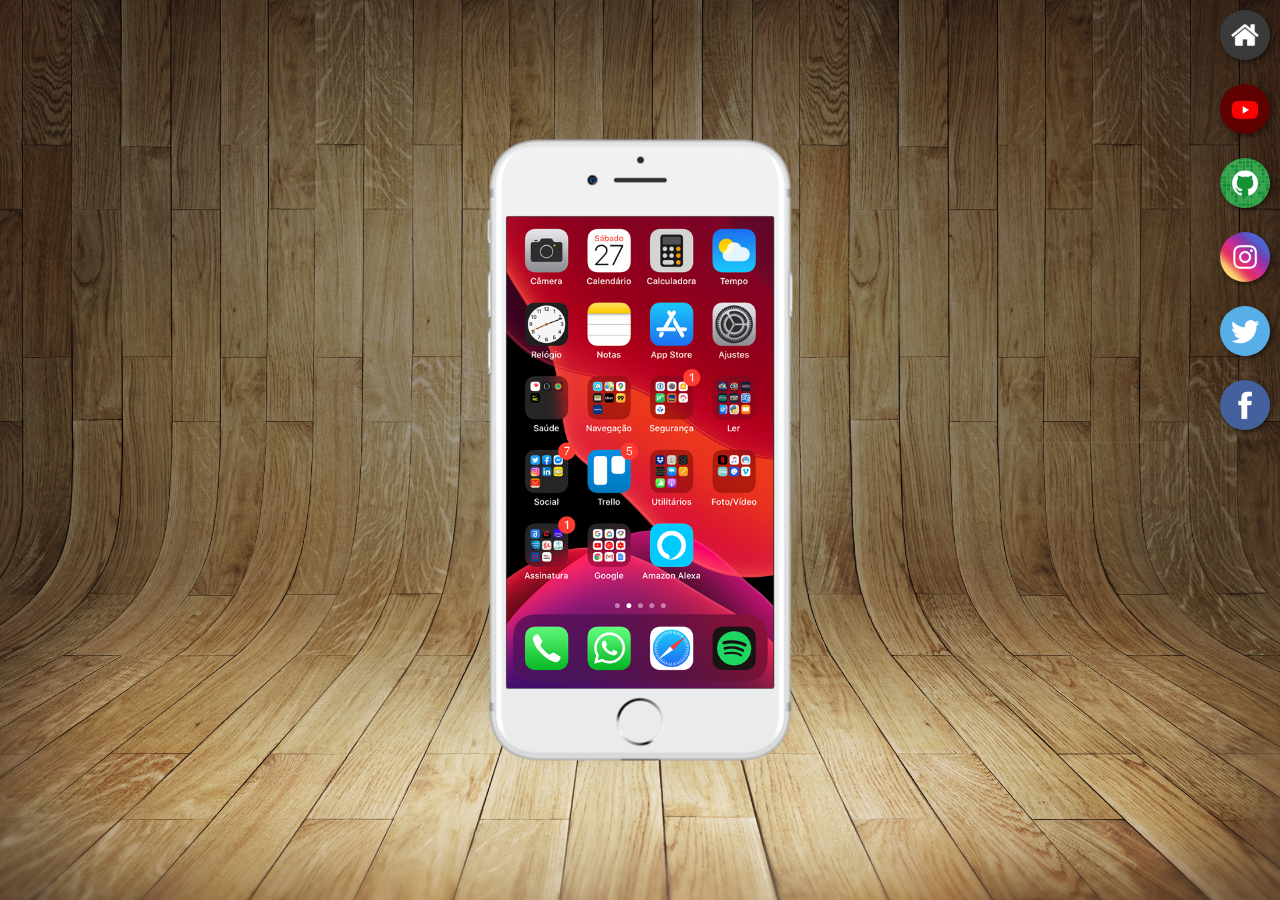
<file: index.html>
<!DOCTYPE html>
<html lang="pt-br">
<head>
    <meta charset="UTF-8">
    <meta name="viewport" content="width=device-width, initial-scale=1.0">
    <link rel="shortcut icon" href="favicon.ico" type="image/x-icon">
    <link rel="stylesheet" href="estilos/style.css">
    <title>Projeto Redes Sociais</title>
</head>
<body>
    <main>
        <section id="telefone">
            <iframe src="home.html" name="tela" id="tela" frameborder="0">
                Seu navegador não é compativel com isso
            </iframe>
        </section>
        <section id="redes-sociais">
            <a href="home.html" target="tela"><img src="imagens/logo-home.jpg" alt="Home"></a> <br>
            <a href="youtube.html" target="tela"><img src="imagens/logo-youtube.jpg" alt="Youtube"></a> <br>
            <a href="github.html" target="tela"><img src="imagens/logo-github.jpg" alt="Github"></a> <br>
            <a href="instagram.html" target="tela"><img src="imagens/logo-instagram.jpg" alt="Instagram"></a> <br>
            <a href="twitter.html" target="tela"><img src="imagens/logo-twitter.jpg" alt="Twitter"></a> <br>
            <a href="facebook.html" target="tela"><img src="imagens/logo-facebook.jpg" alt="Facebook"></a>
        </section>
    </main>
</body>
</html>
</file>
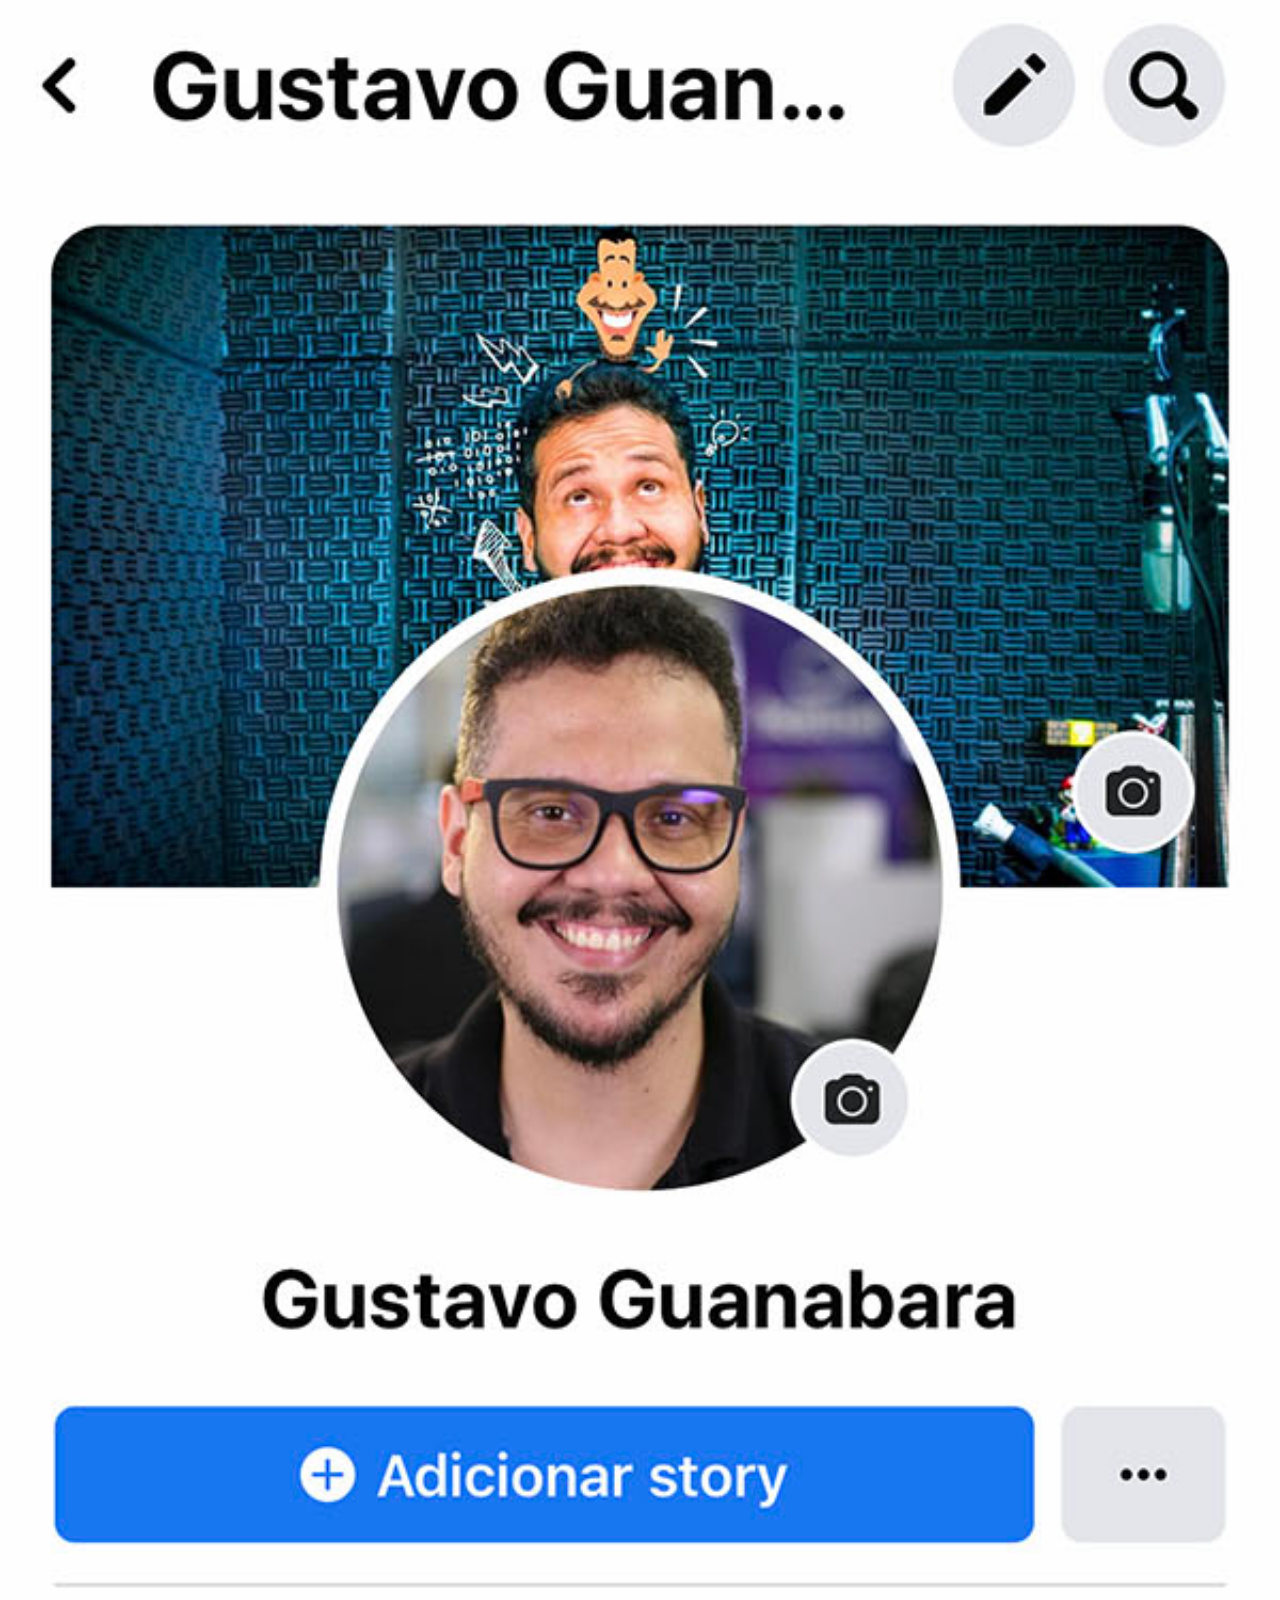
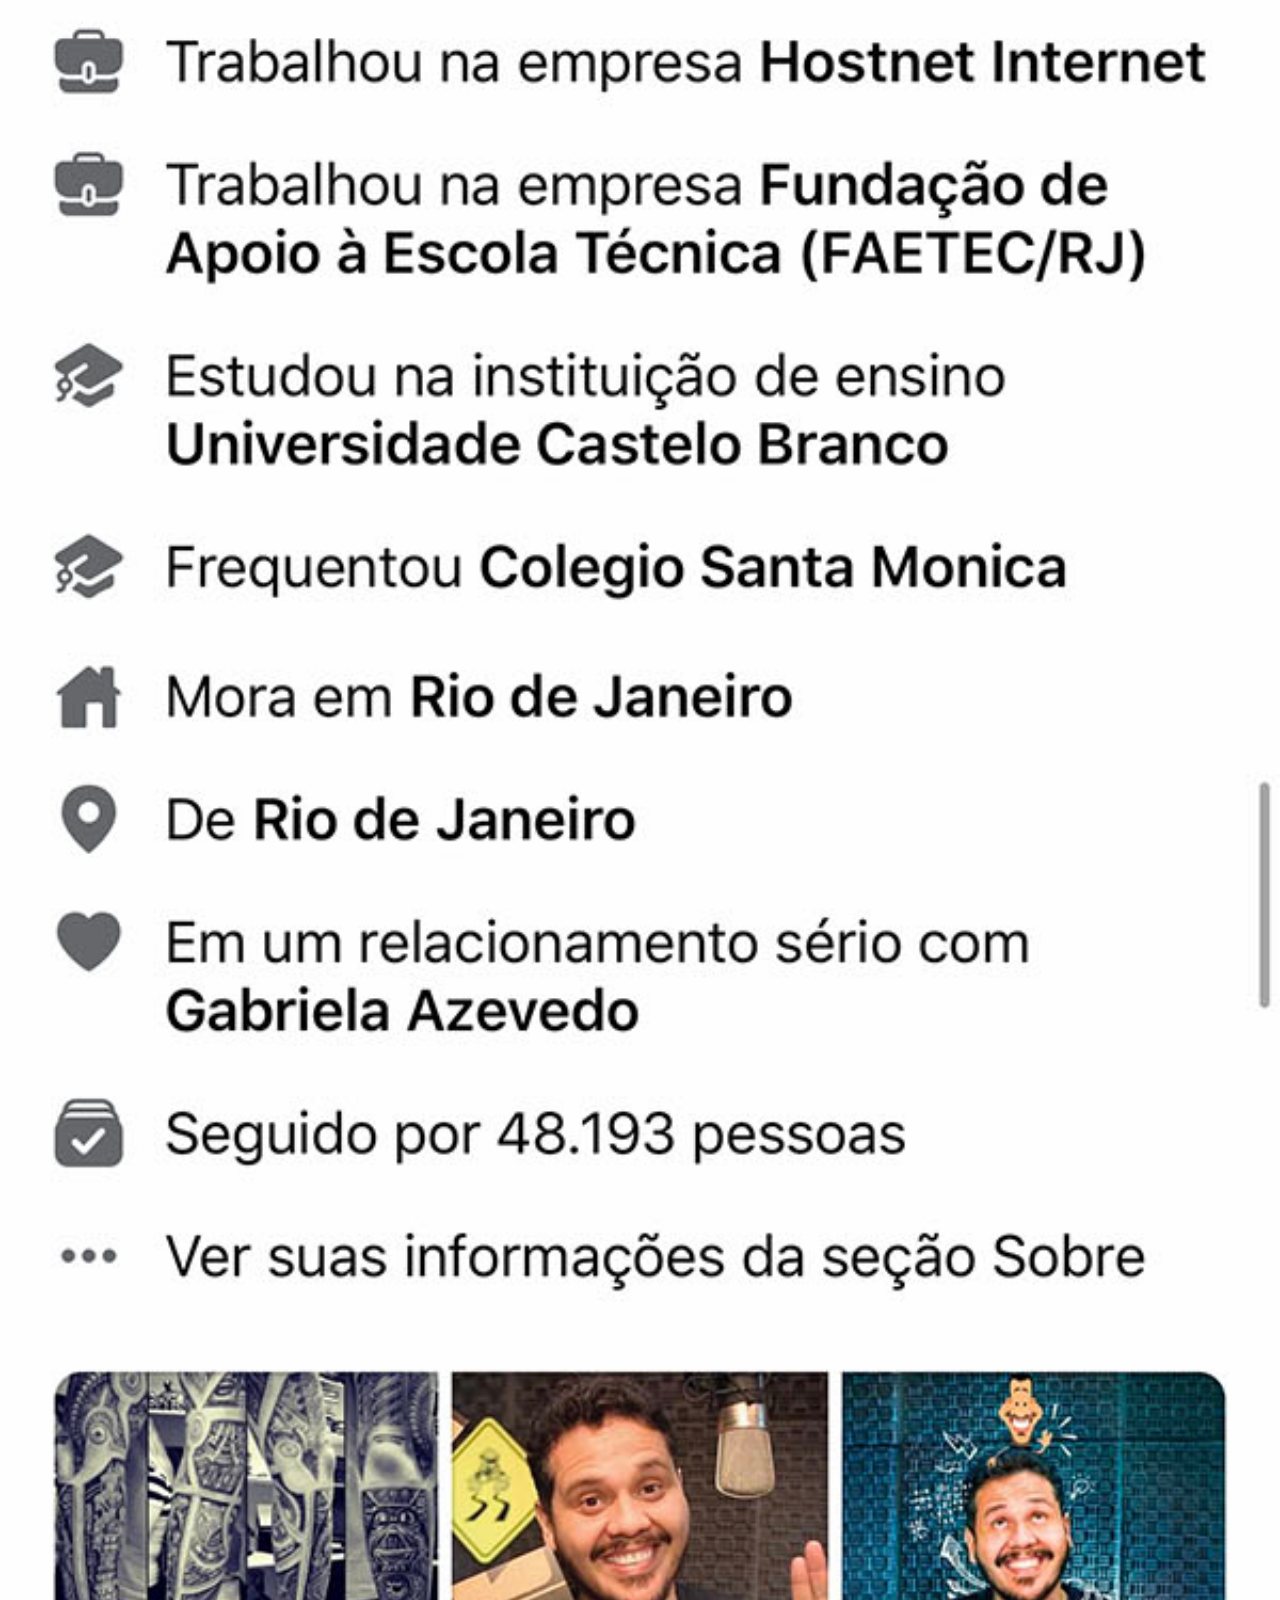
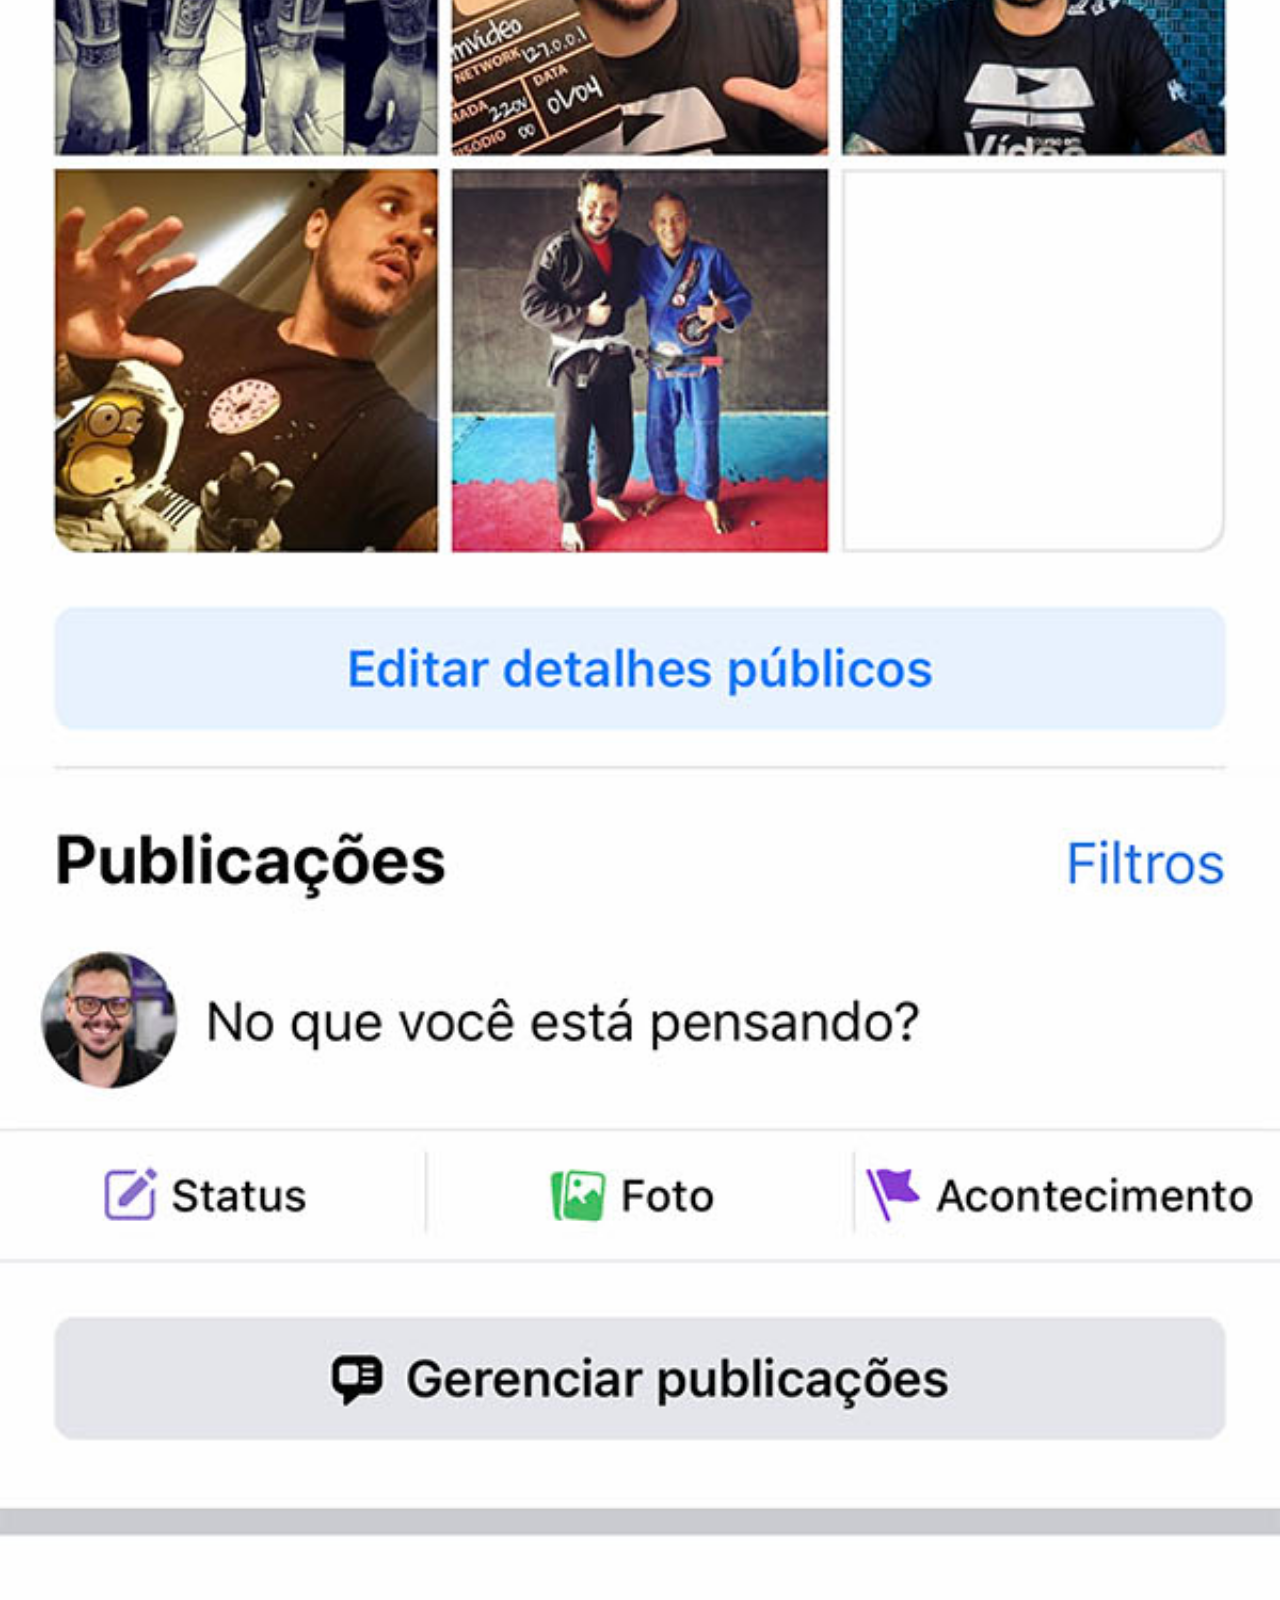
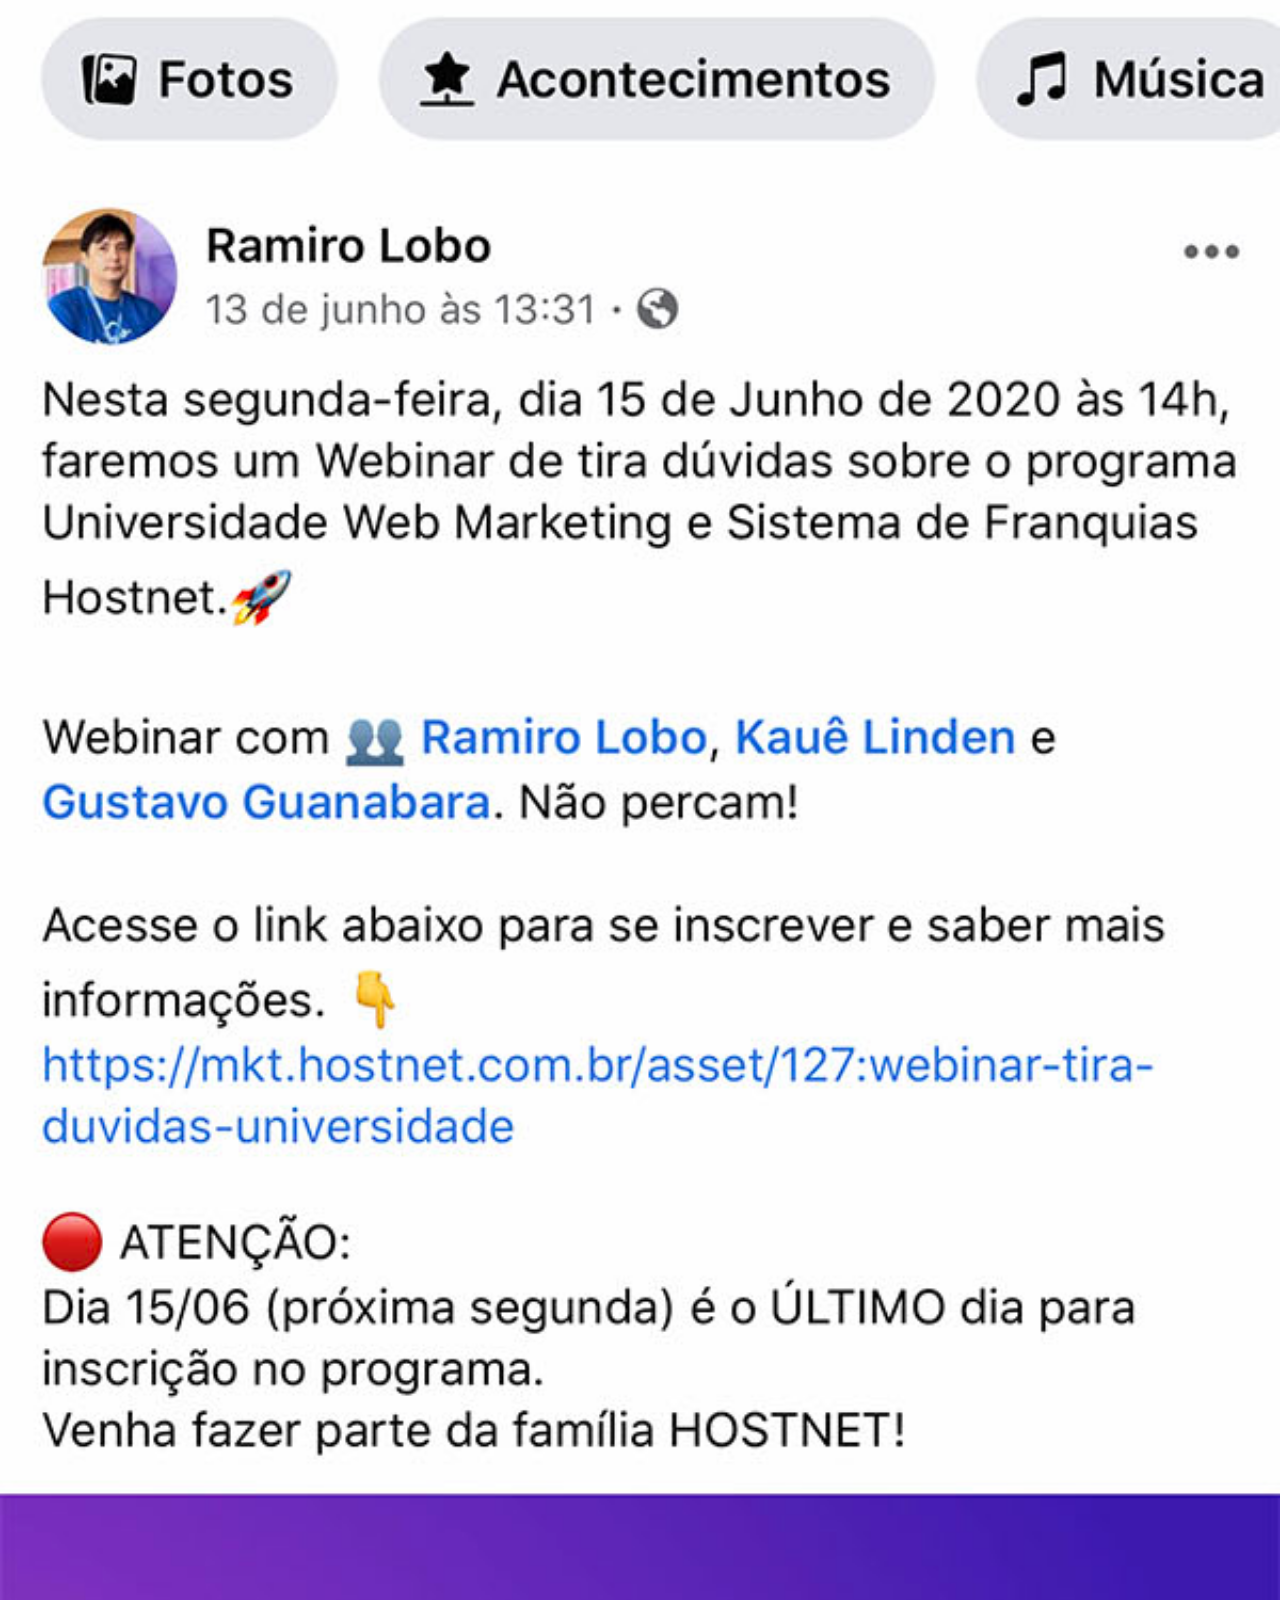
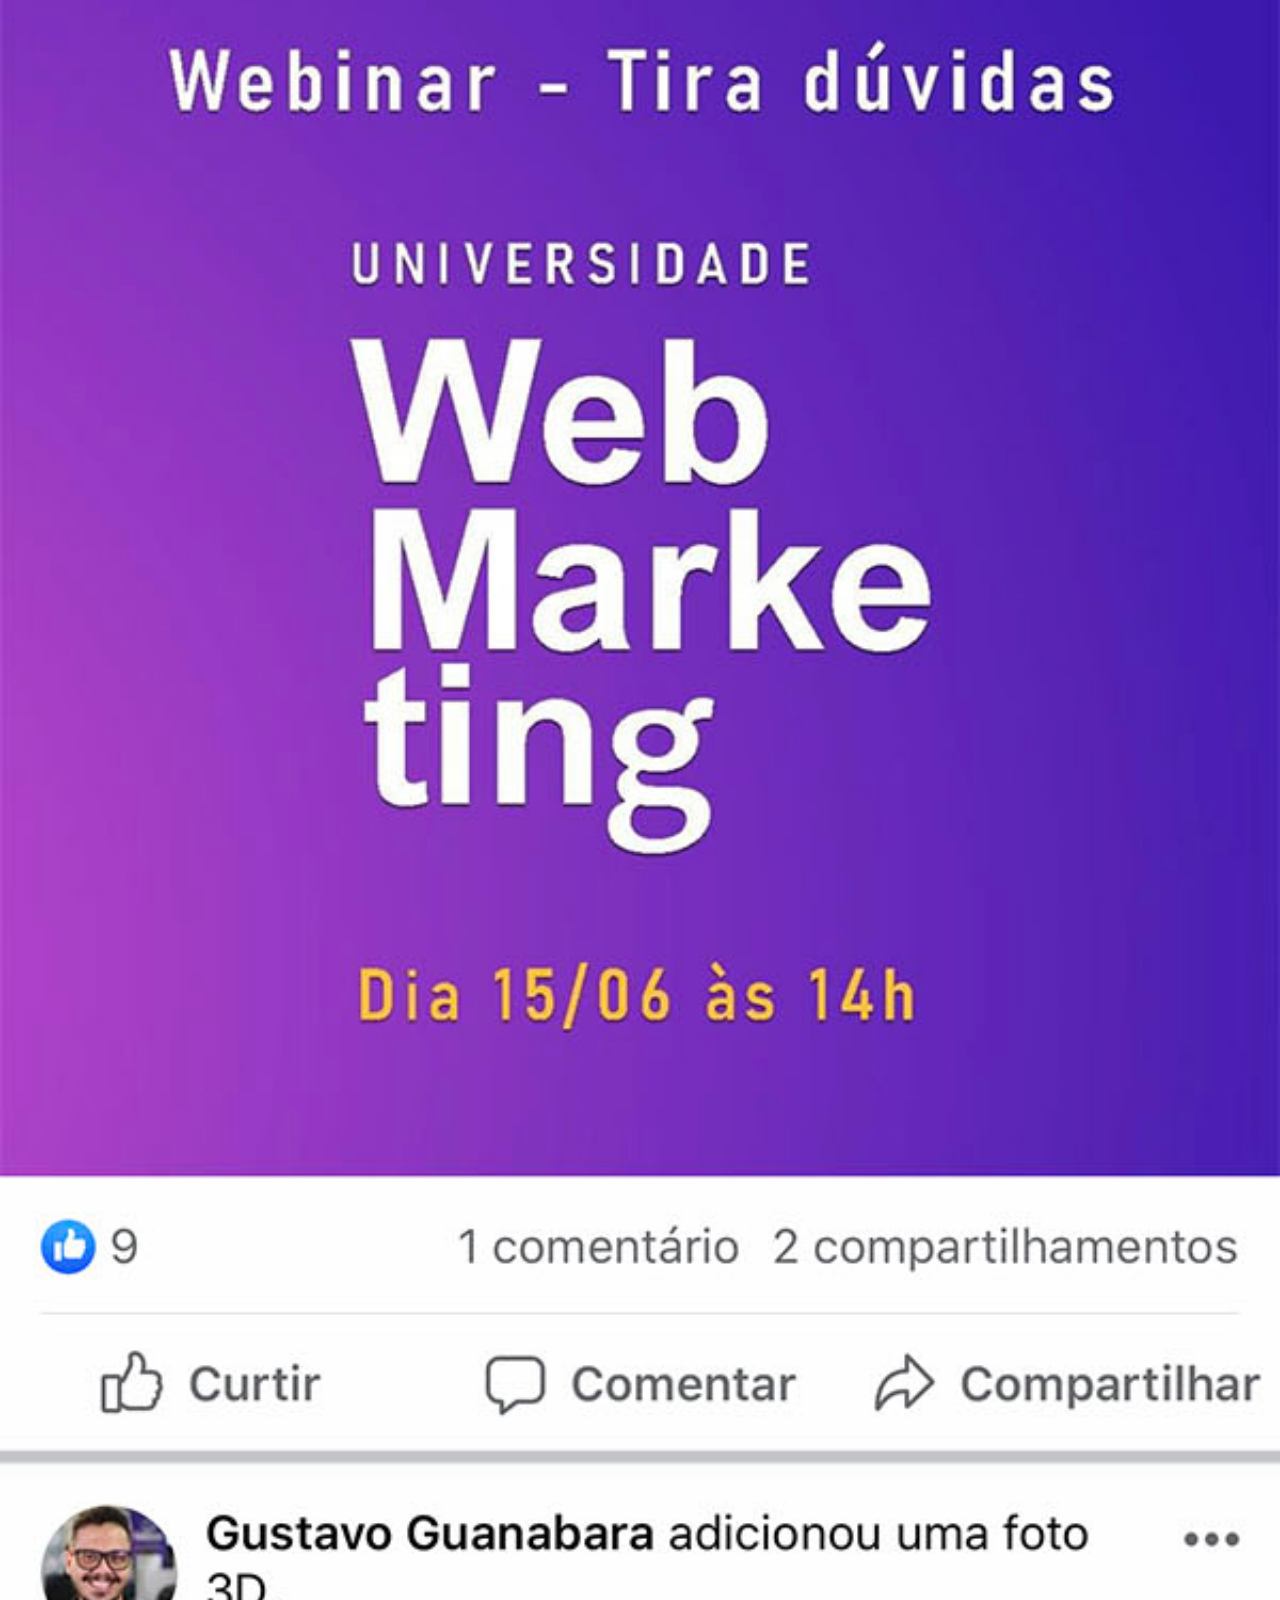
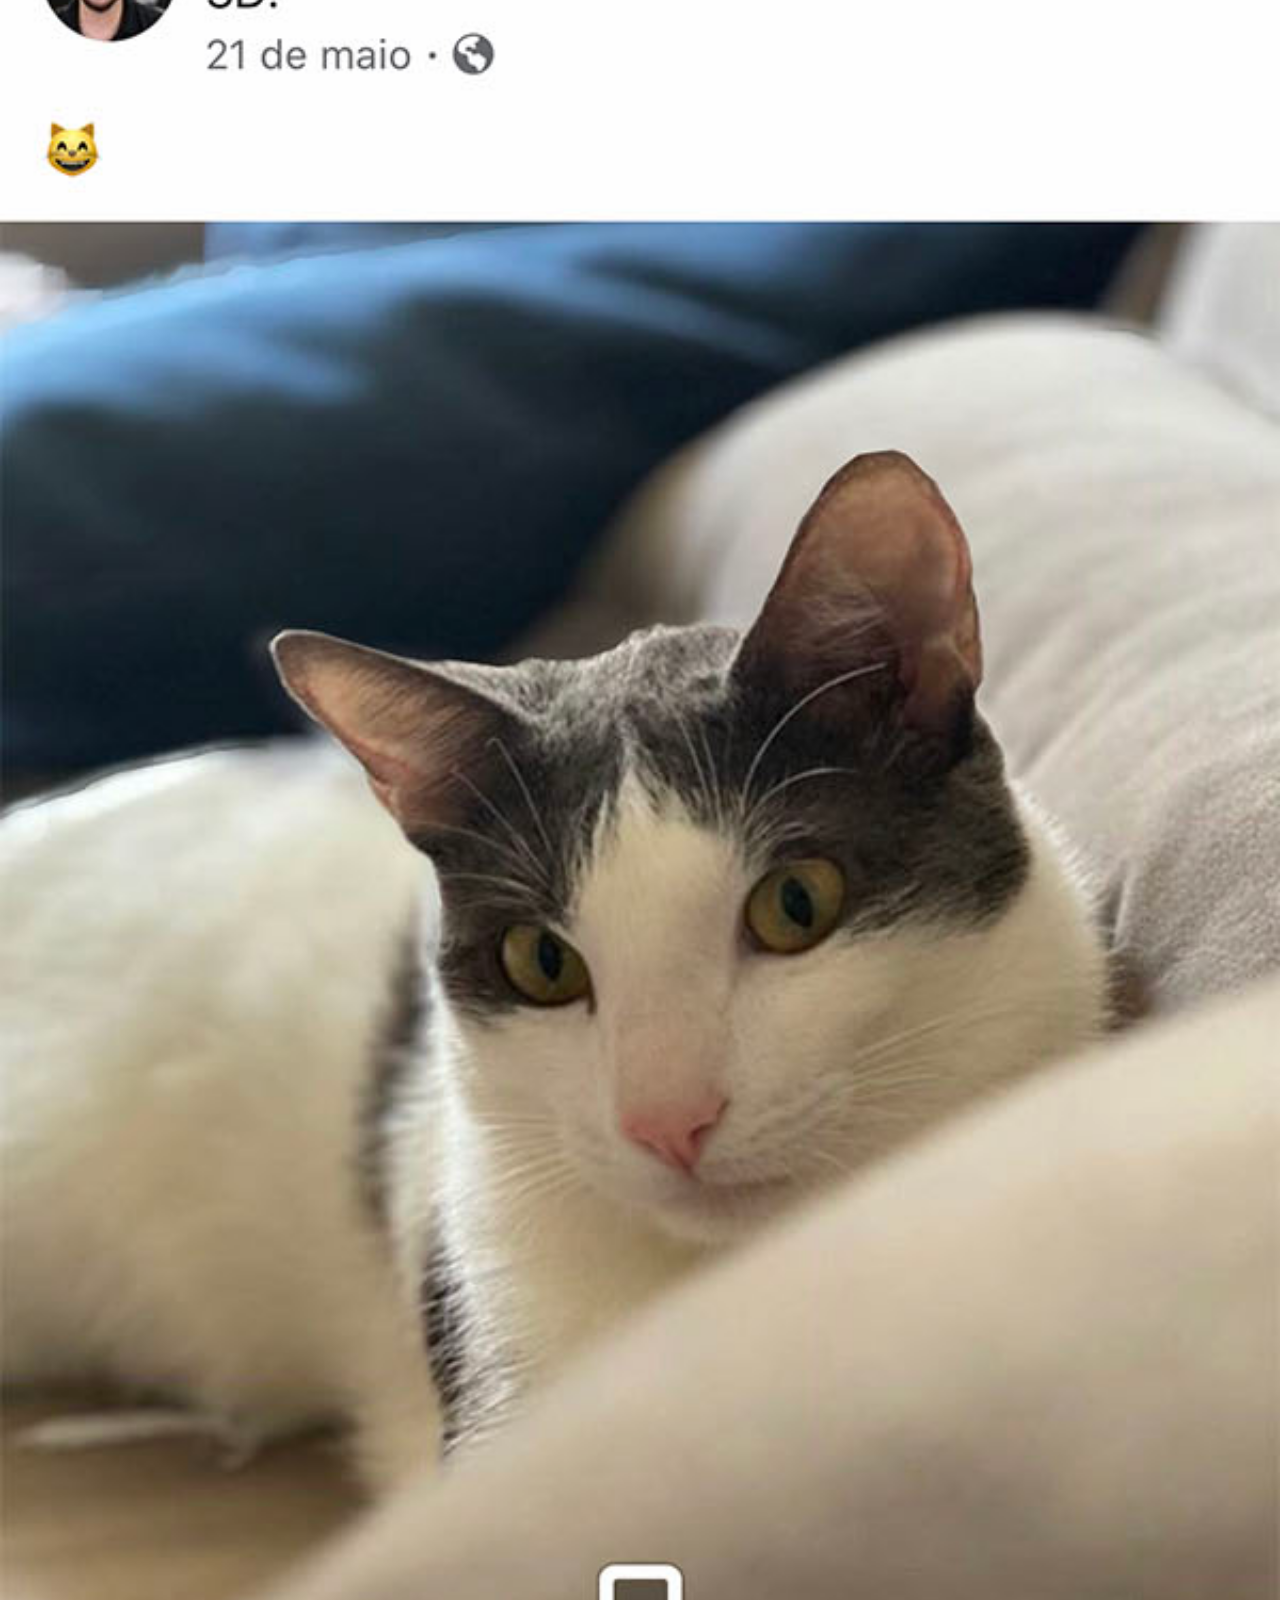
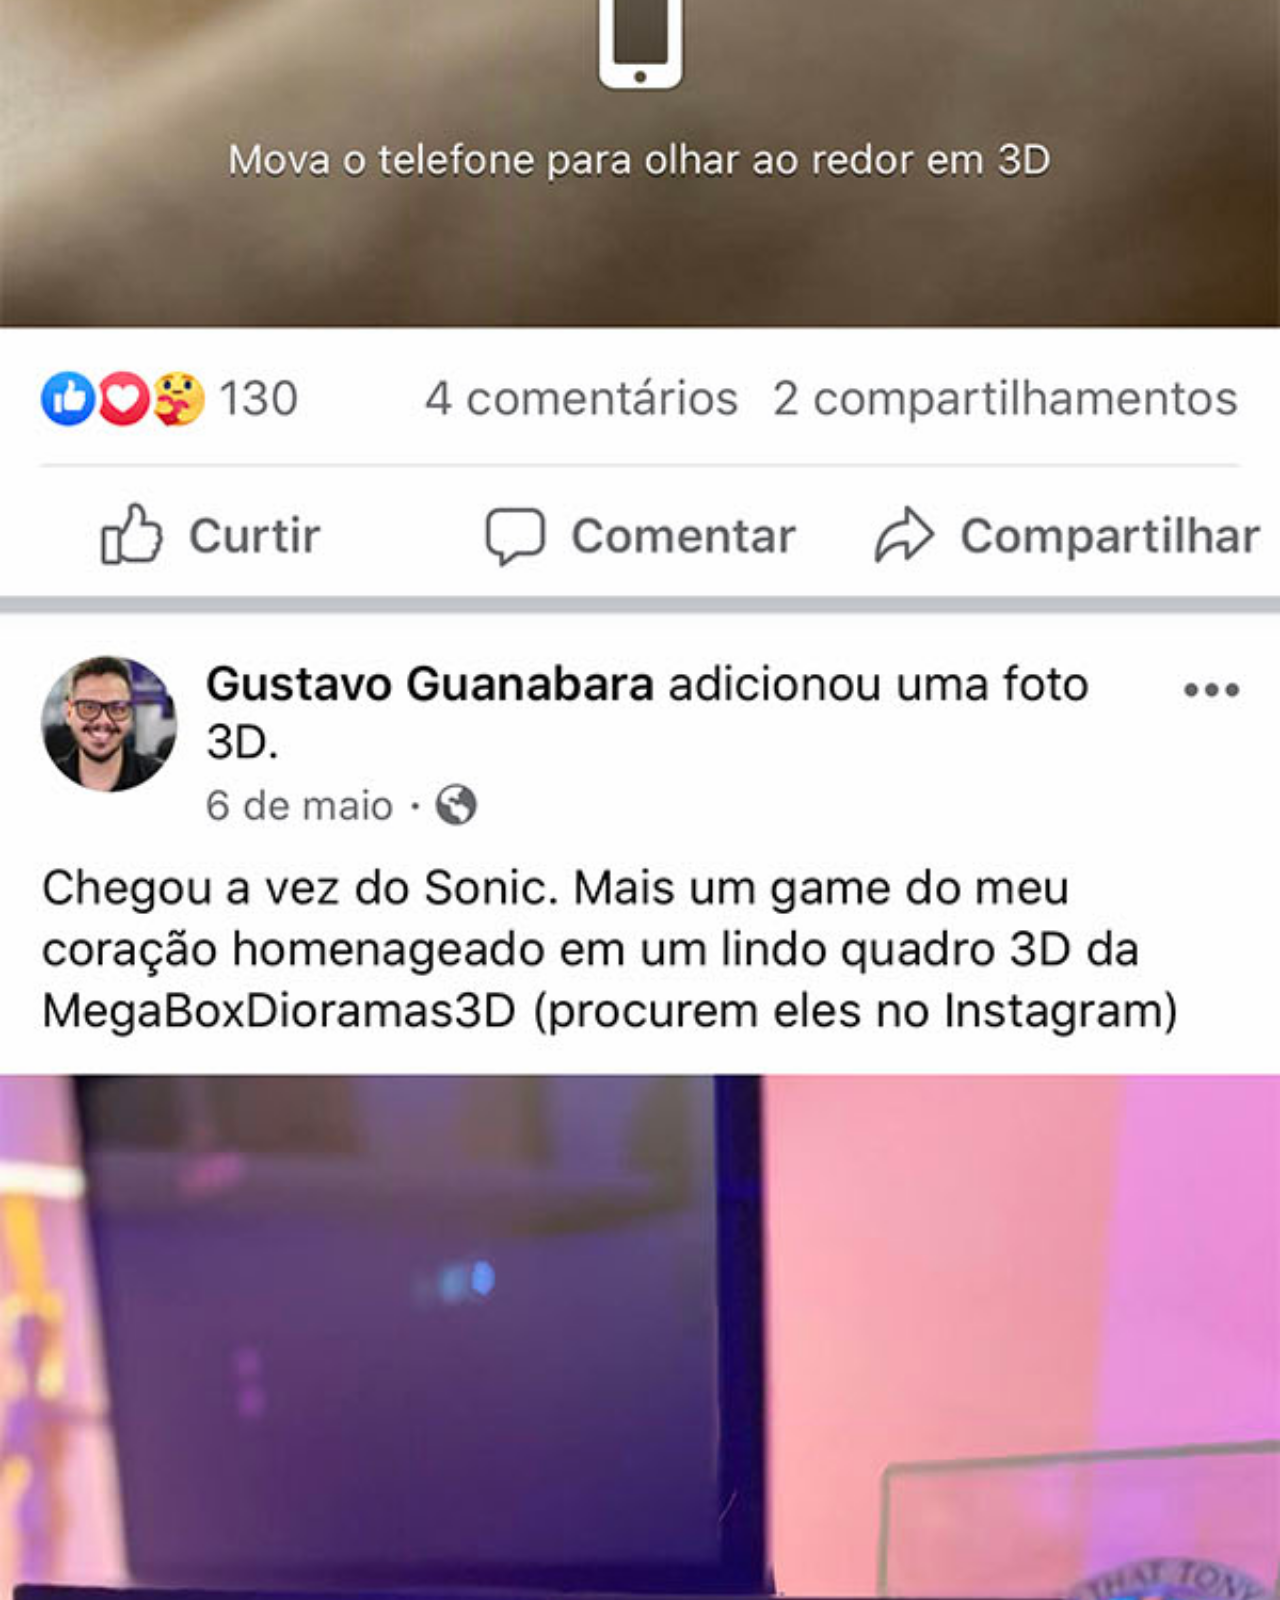
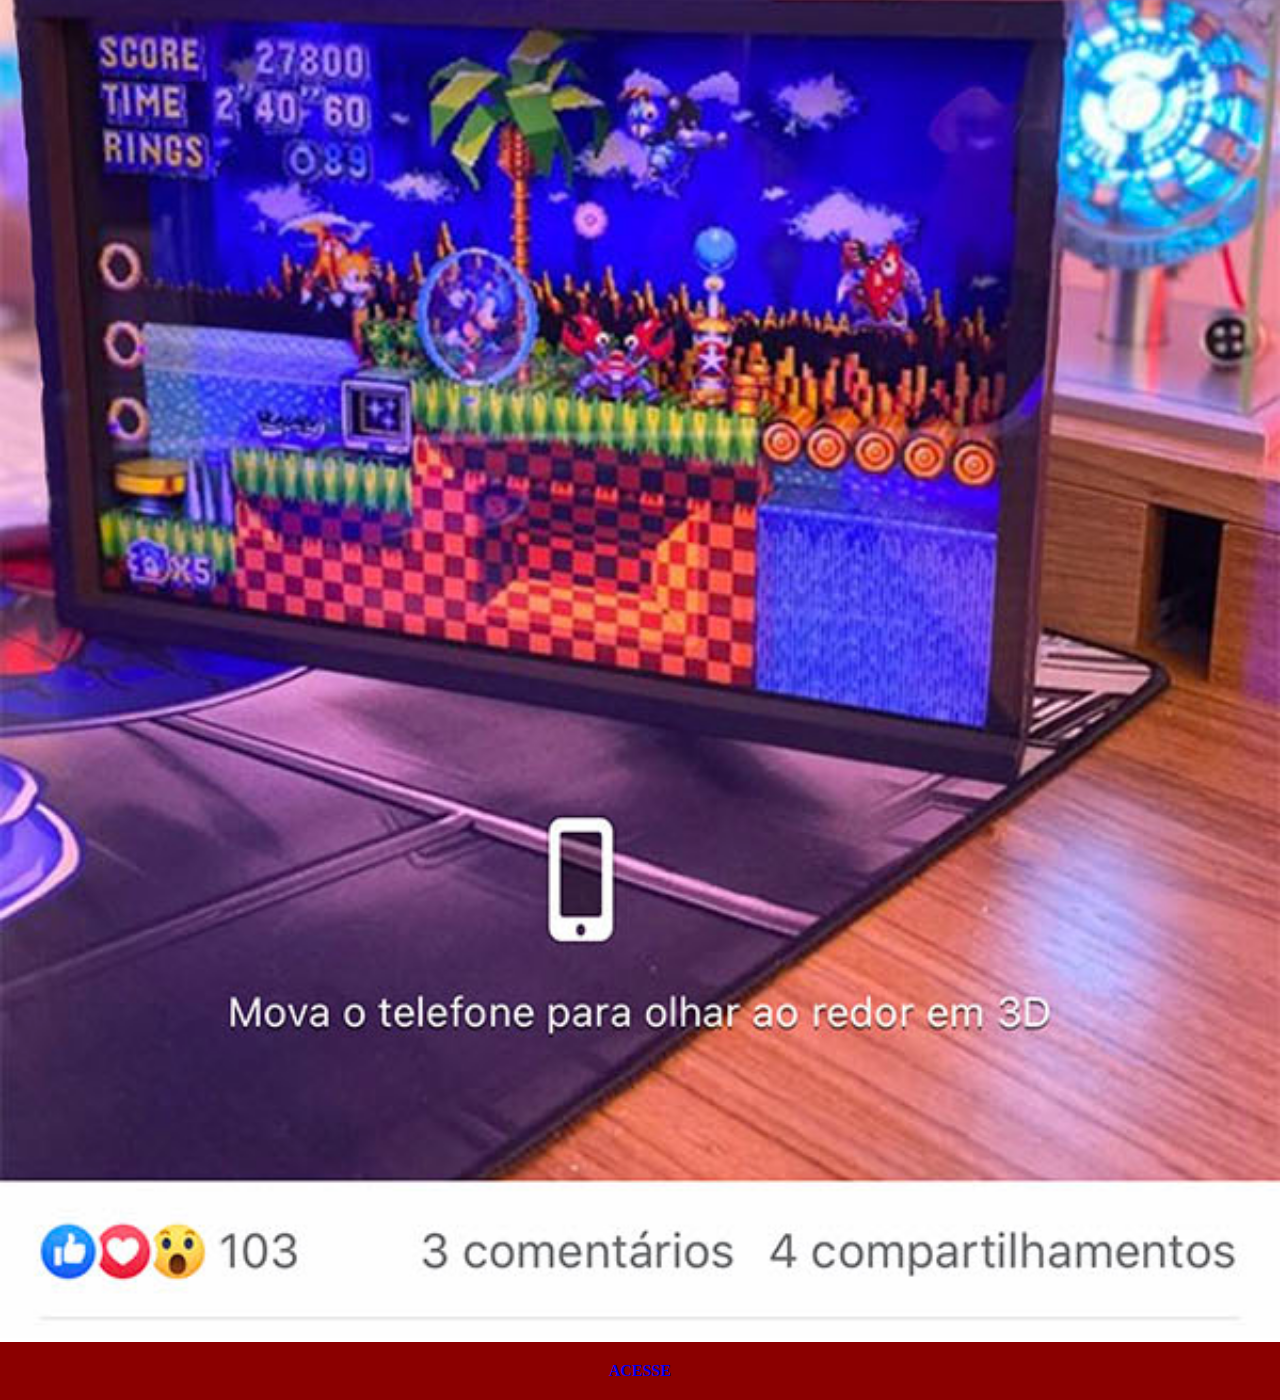
<file: facebook.html>
<!DOCTYPE html>
<html lang="pt-bt">
<head>
    <meta charset="UTF-8">
    <meta name="viewport" content="width=device-width, initial-scale=1.0">
    <title>Facebook</title>
    <link rel="stylesheet" href="estilos/social.css">
</head>
<body>
    <img src="imagens/tela-facebook.jpg" alt="Facebook">
    <a href="https://www.facebook.com/" target="_blank">ACESSE</a>
</body>
</html>
</file>
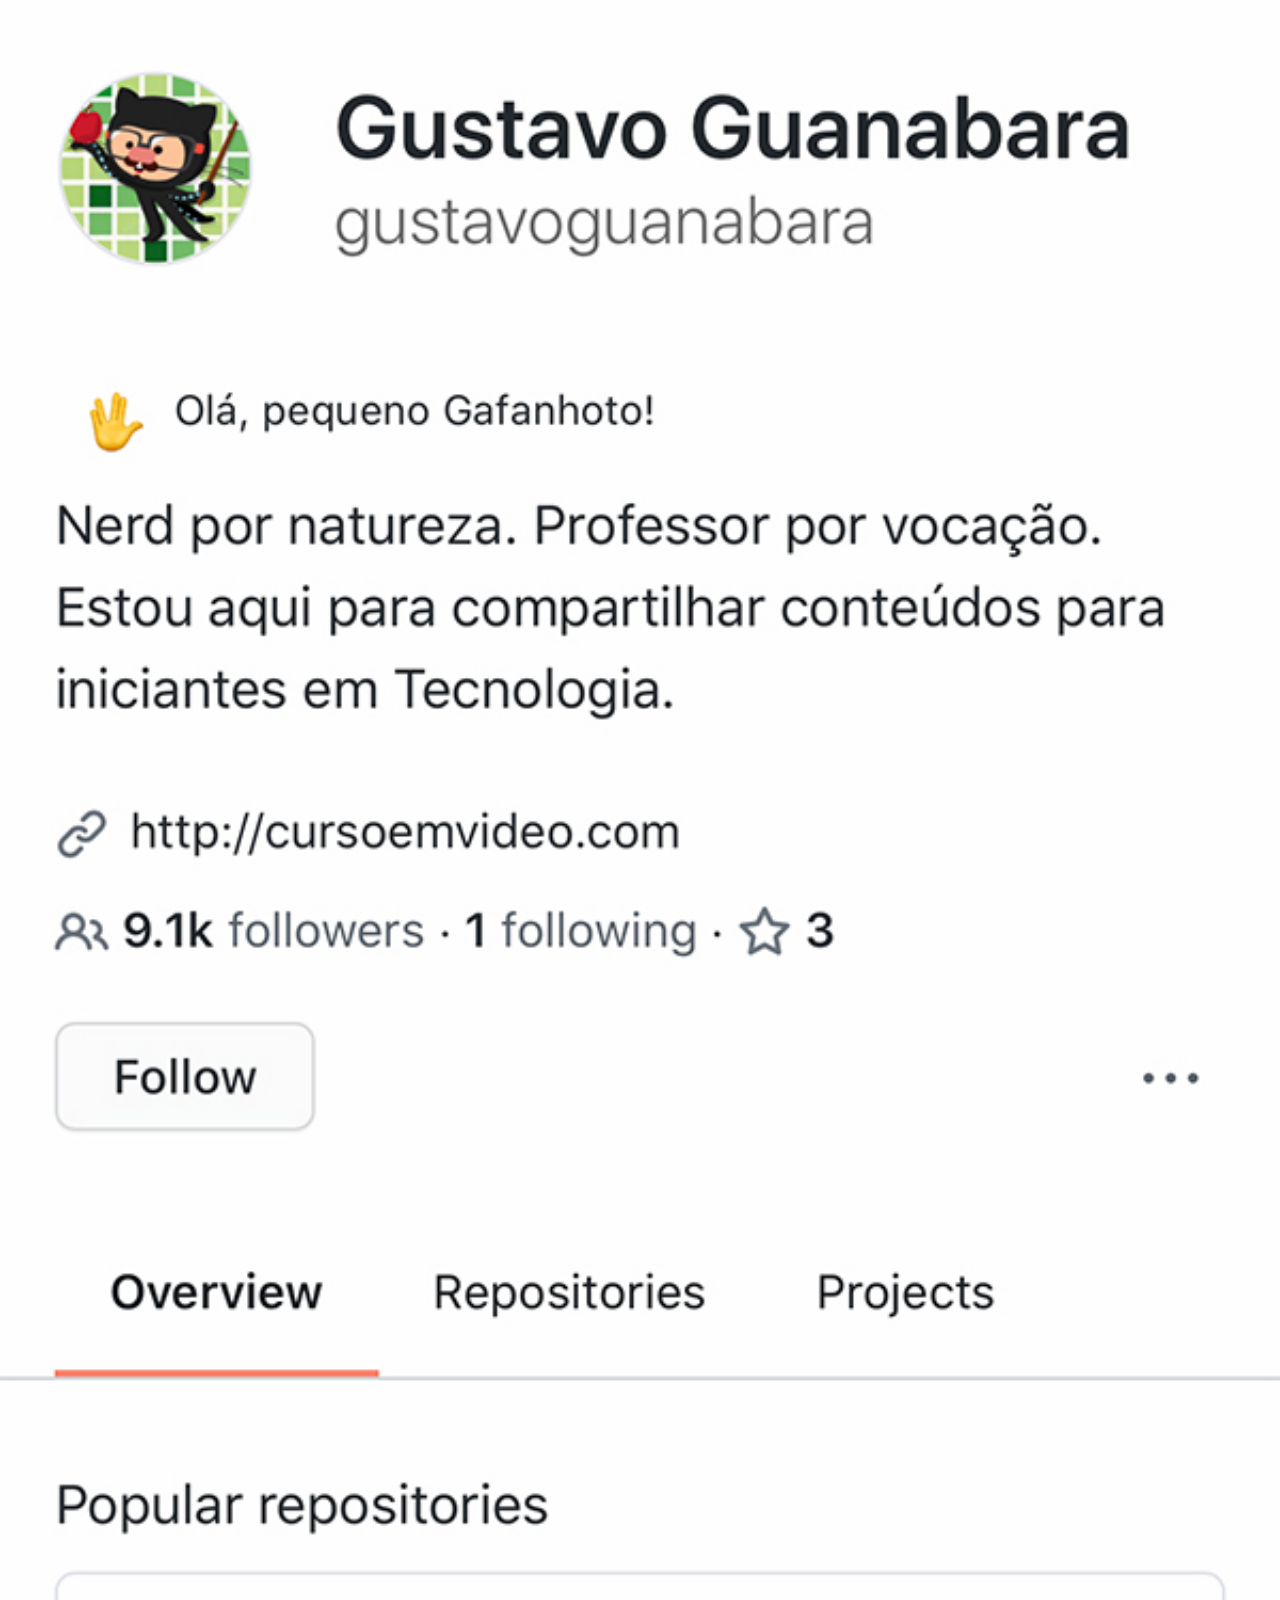
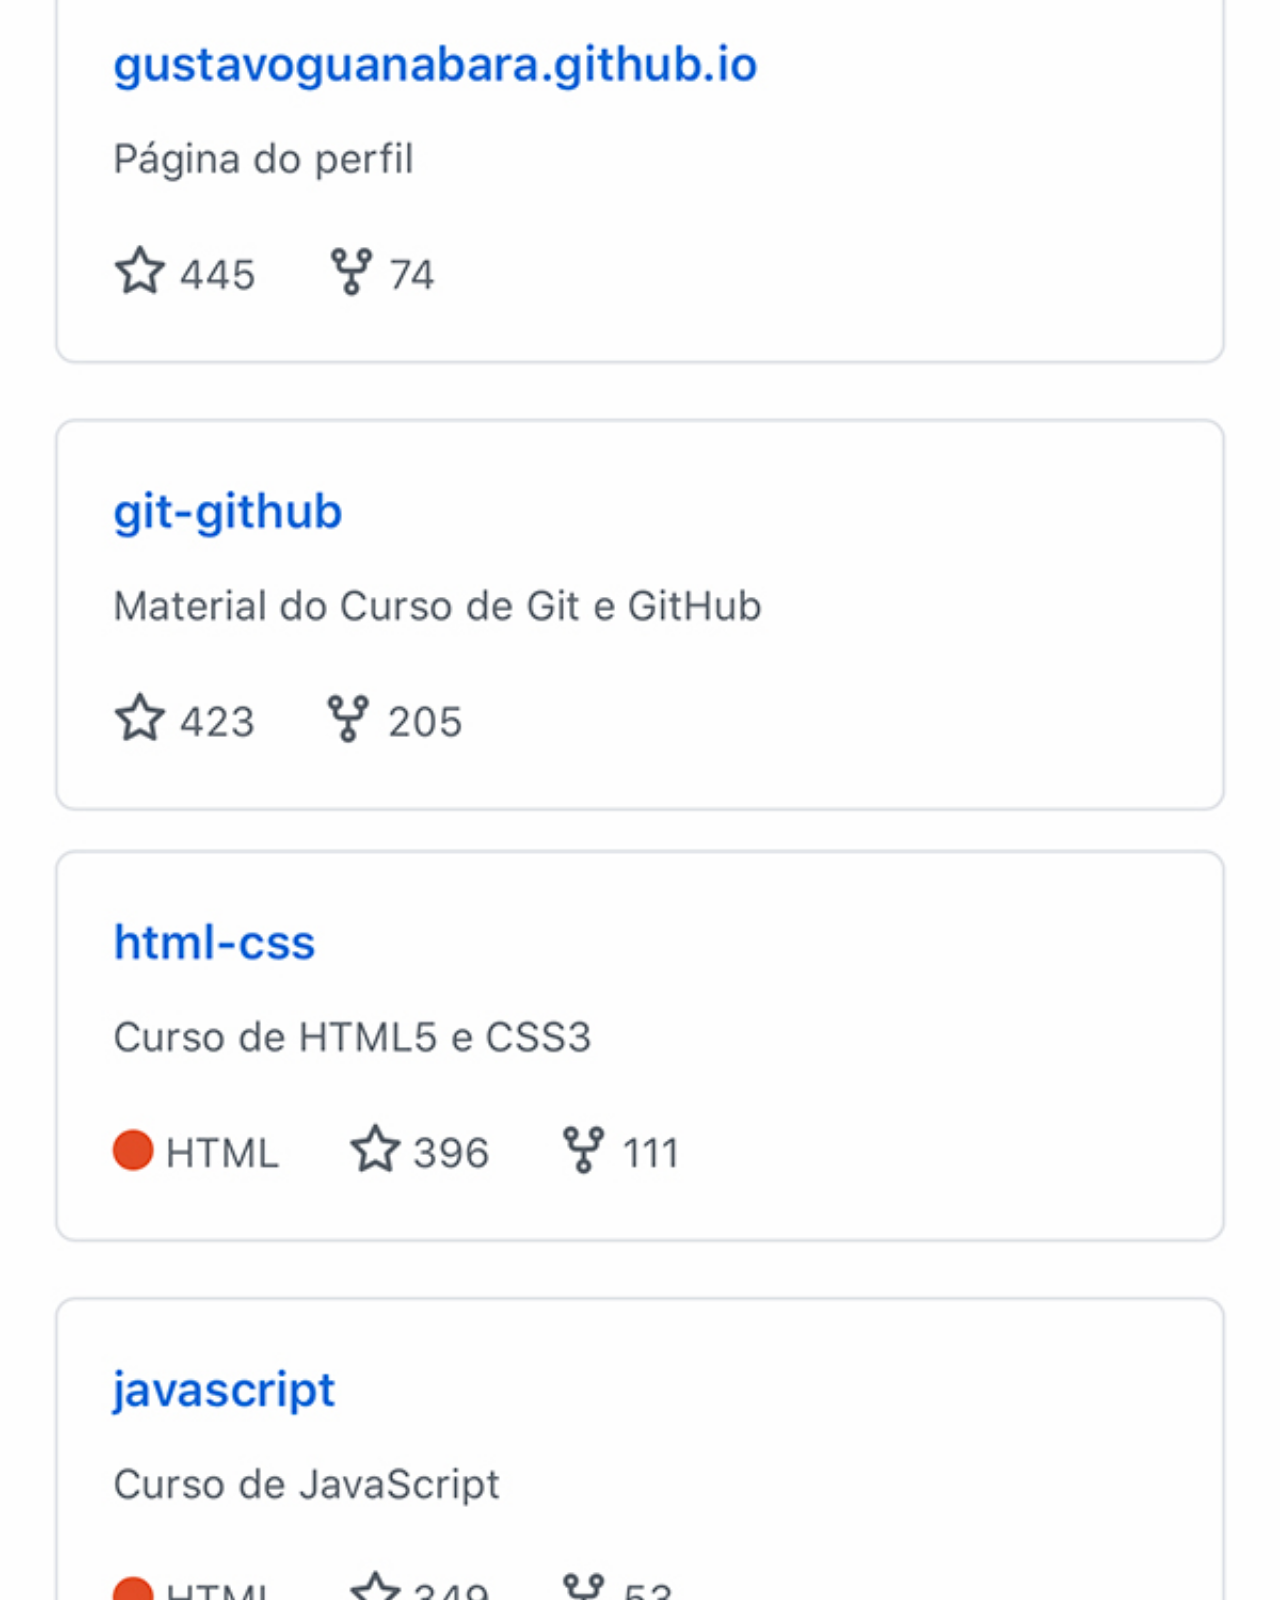
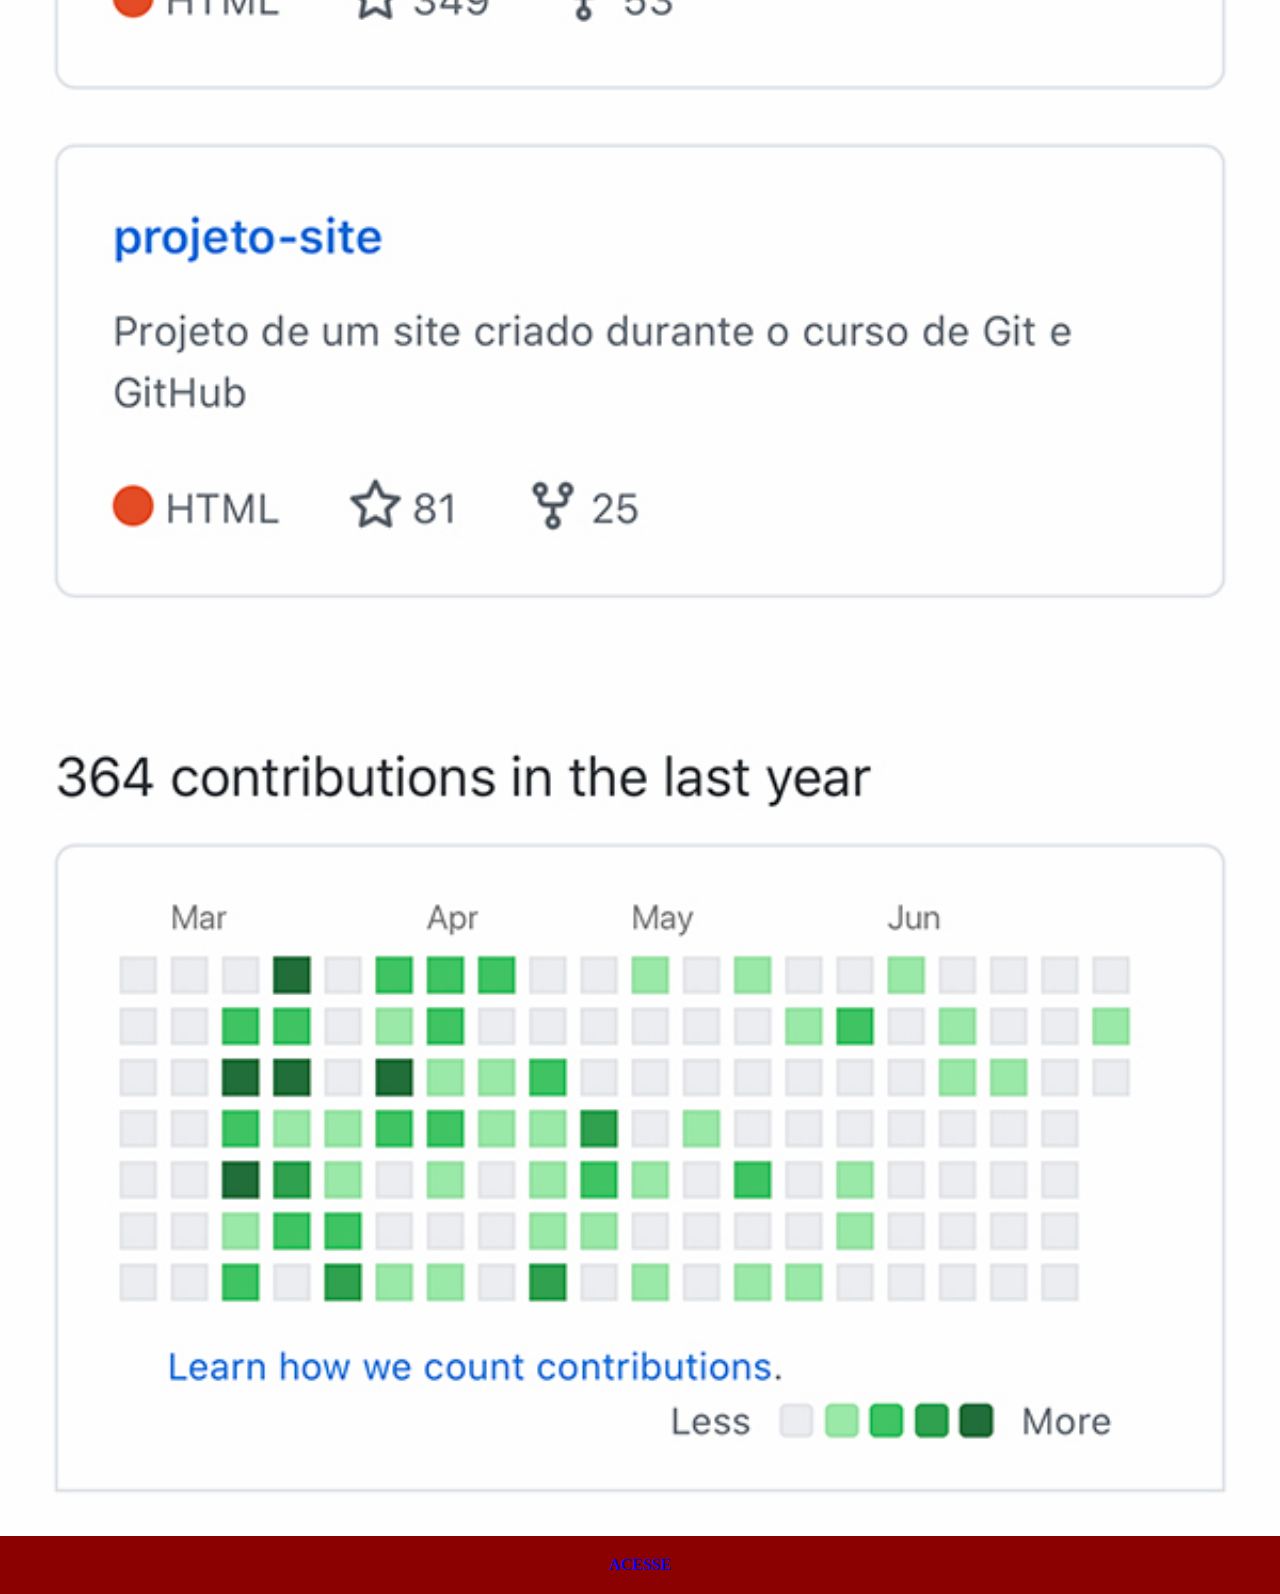
<file: github.html>
<!DOCTYPE html>
<html lang="pt-br">
<head>
    <meta charset="UTF-8">
    <meta name="viewport" content="width=device-width, initial-scale=1.0">
    <title>Github</title>
    <link rel="stylesheet" href="estilos/social.css">
</head>
<body>
    <img src="imagens/tela-github.jpg" alt="Github">
    <a href="https://github.com/" target="_blank">ACESSE</a>
</body>
</html>
</file>
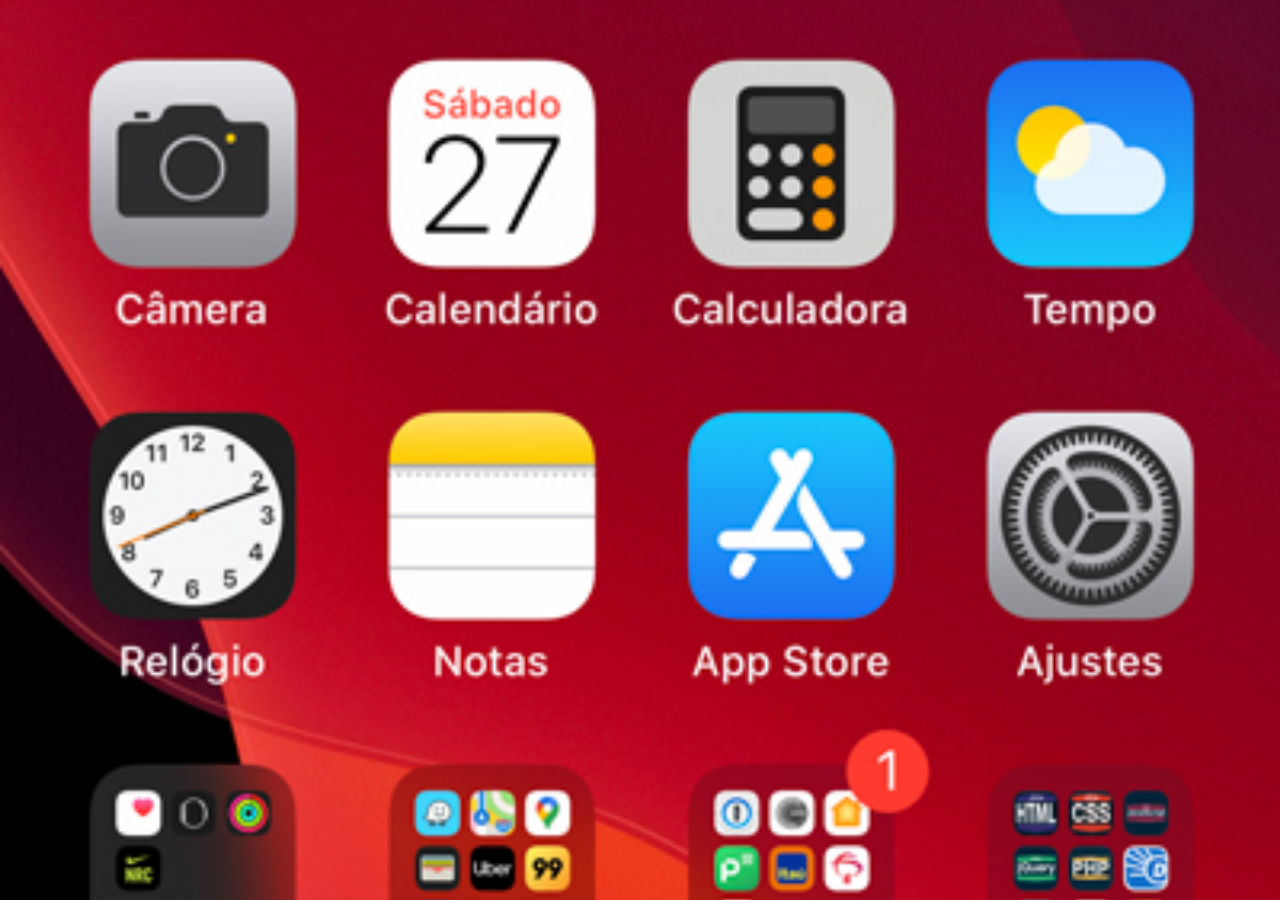
<file: home.html>
<!DOCTYPE html>
<html lang="pt-bt">
<head>
    <meta charset="UTF-8">
    <meta name="viewport" content="width=device-width, initial-scale=1.0">
    <title>Home</title>
    <style>
        * {
            margin: 0px;
            padding: 0px;
        }
        body {
            width: 100vw;
            height: 100vh;
            background: black url('imagens/tela-home.jpg') no-repeat top center;
            background-size: cover;
        }
    </style>
</head>
<body>
    
</body>
</html>
</file>
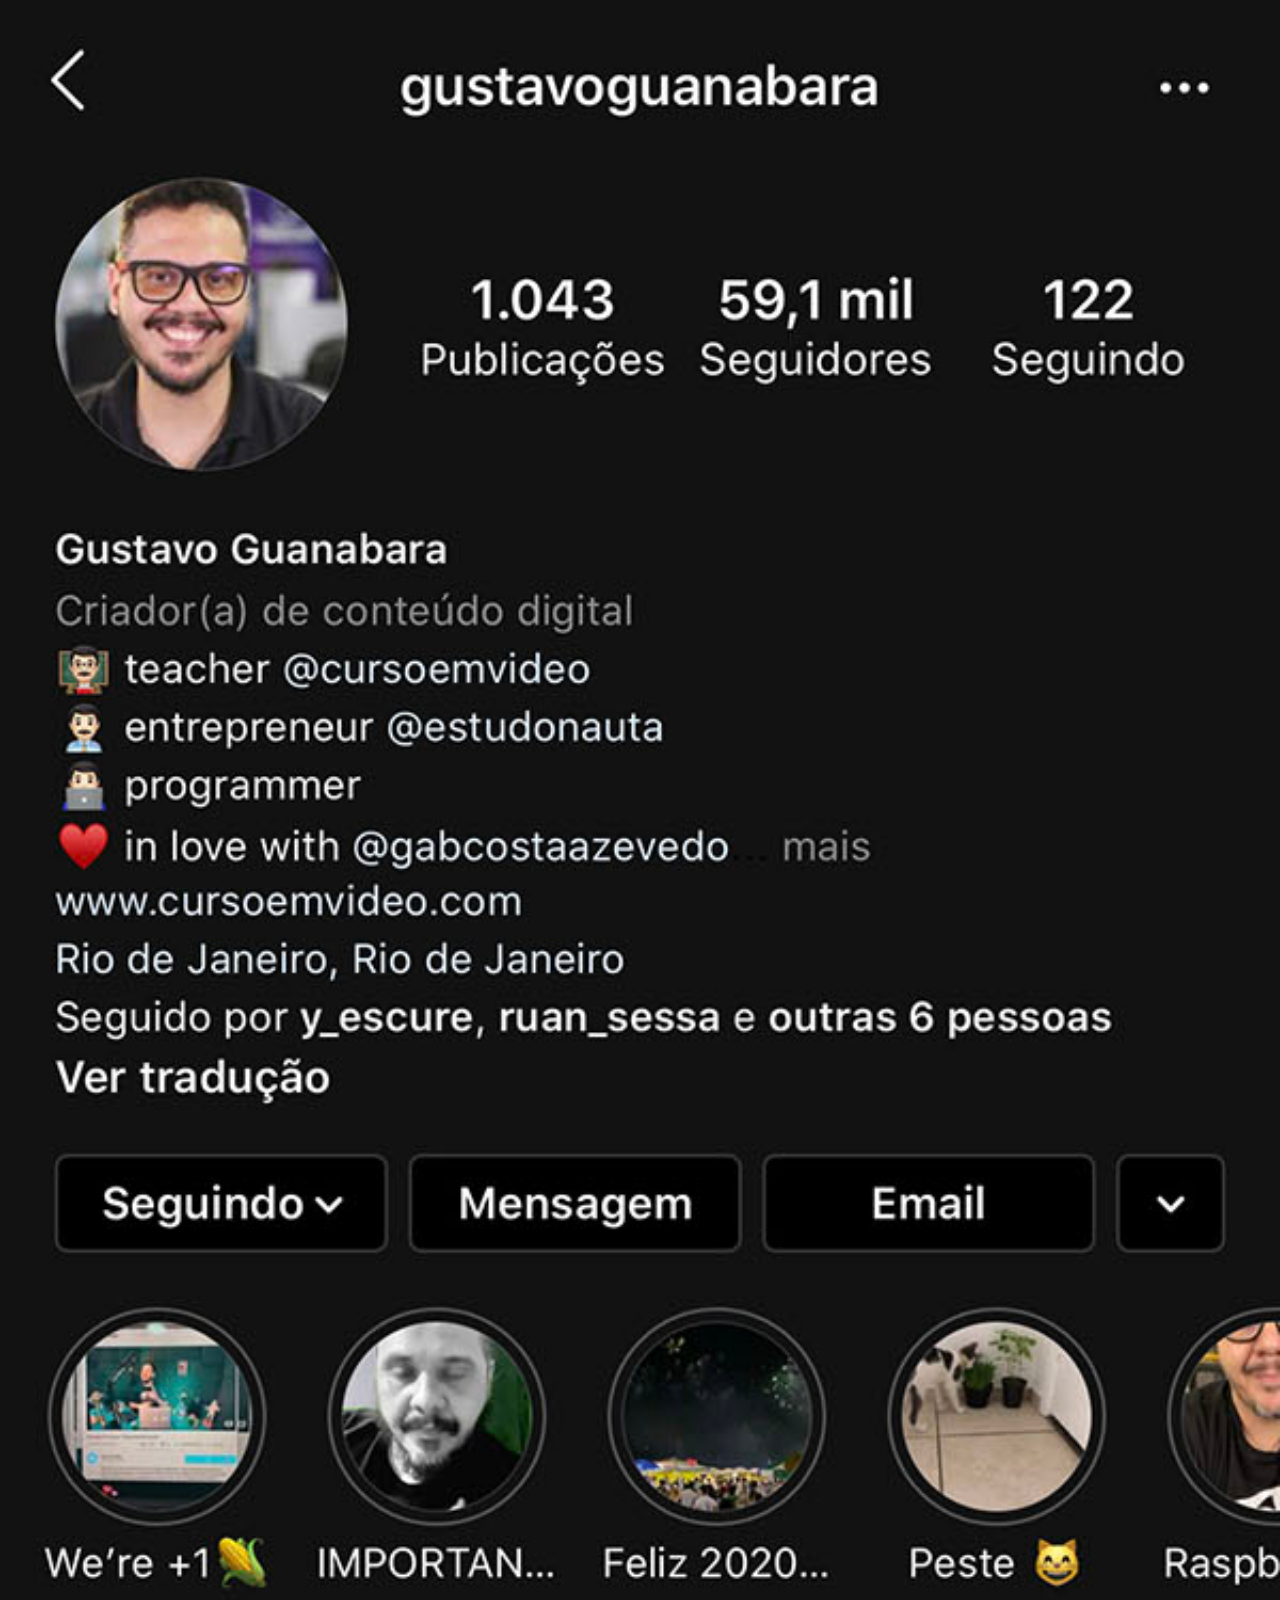
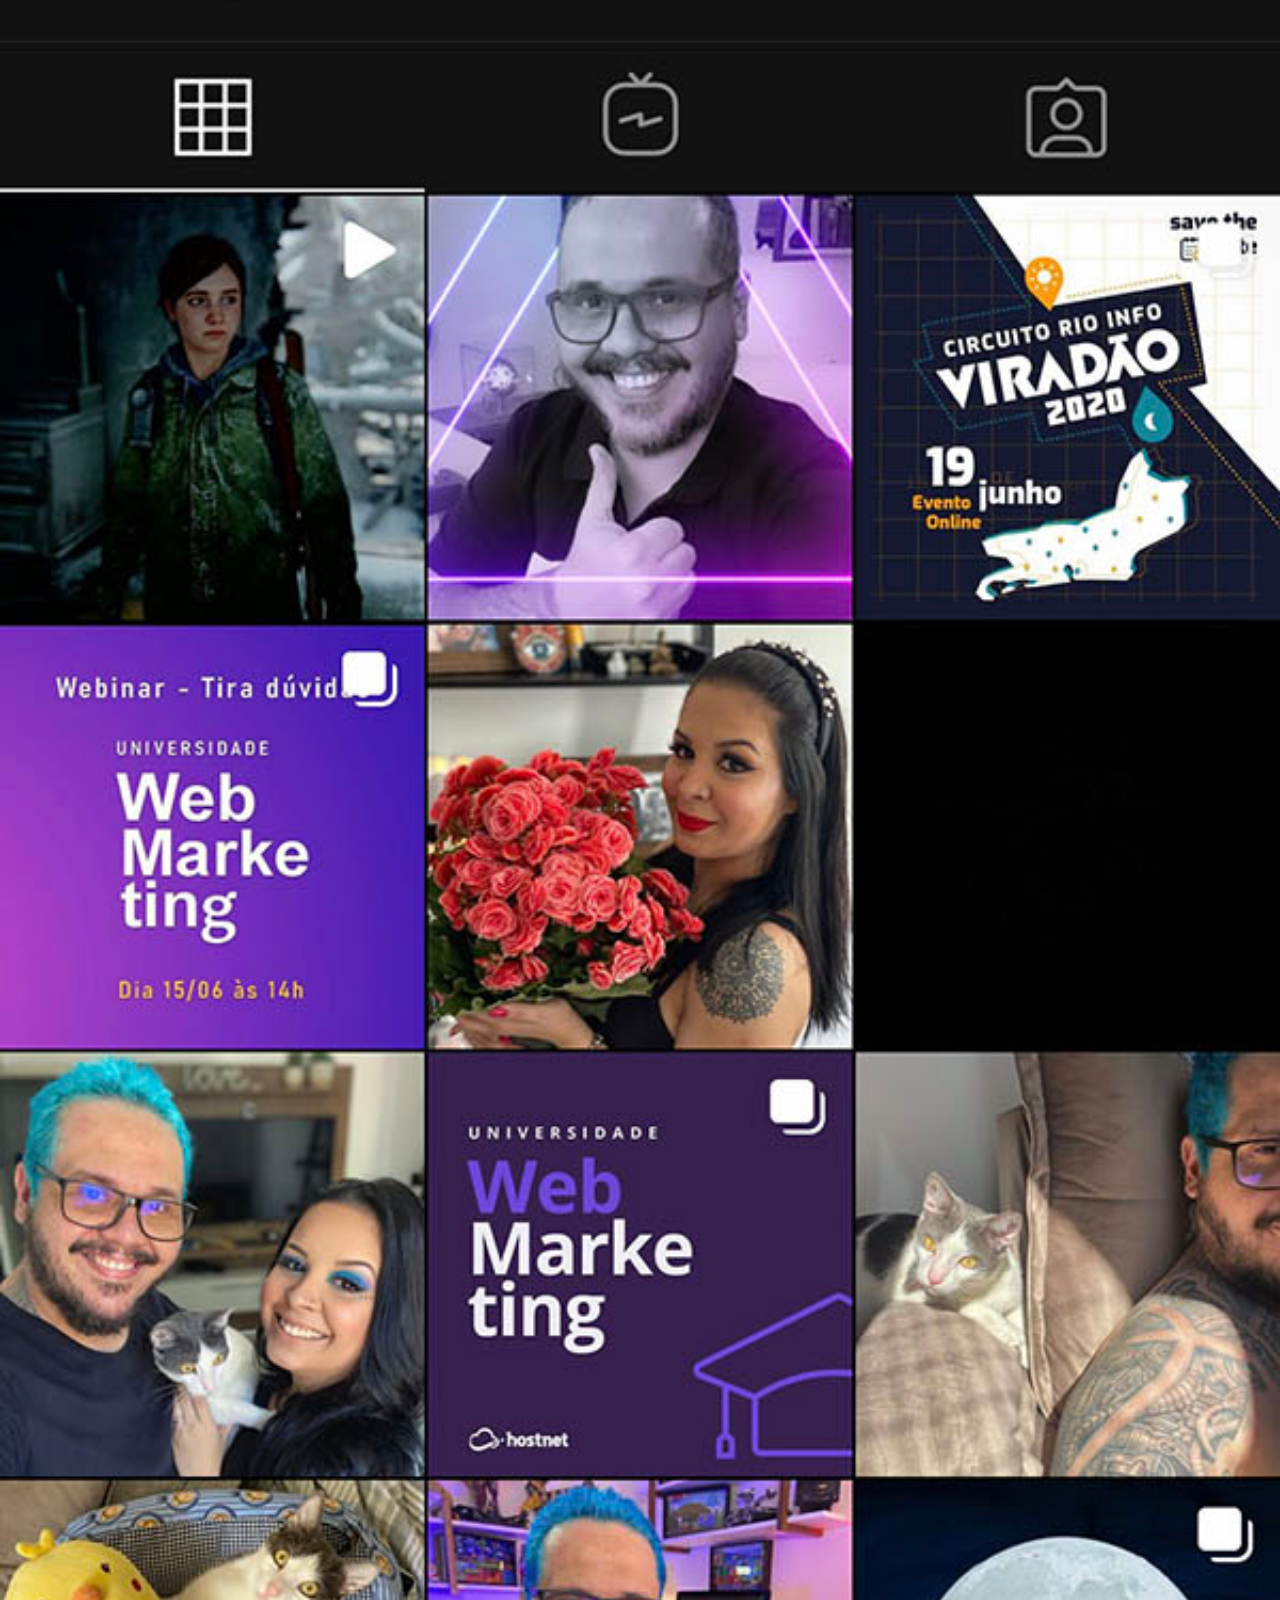
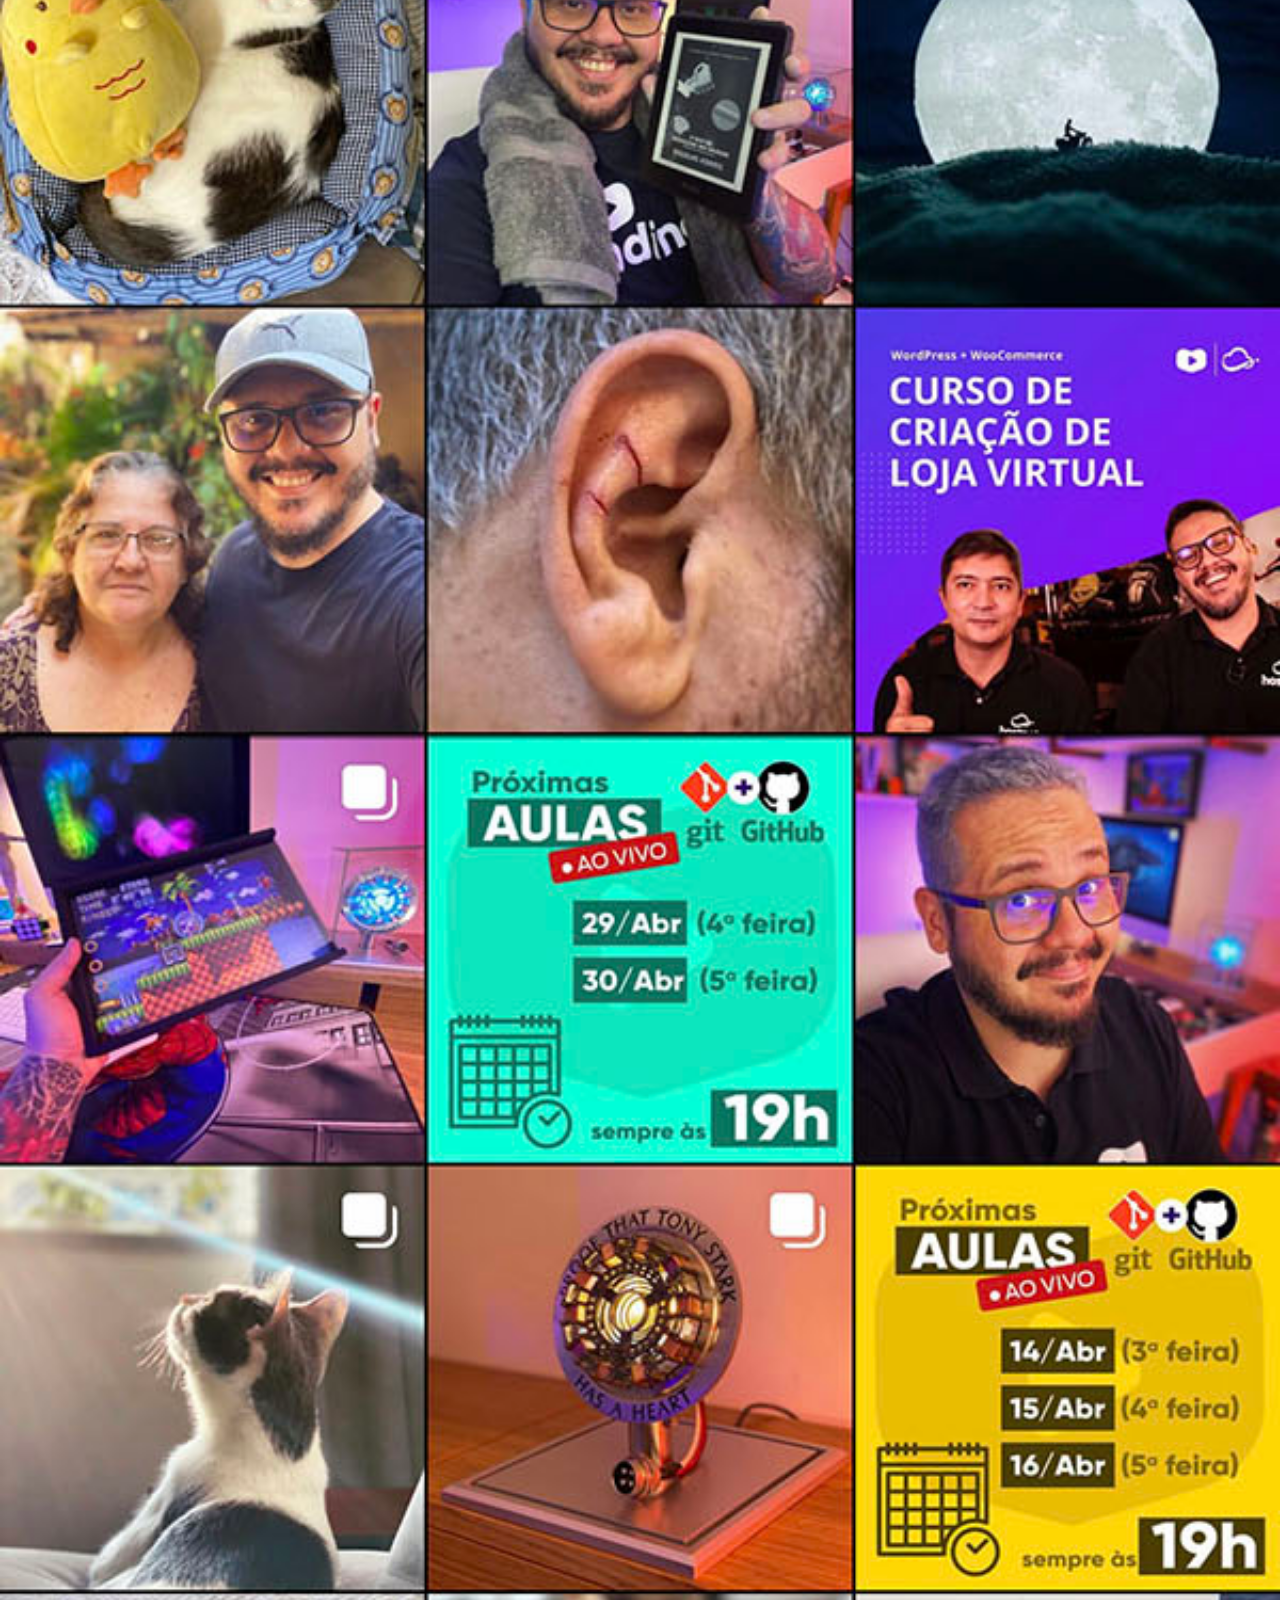
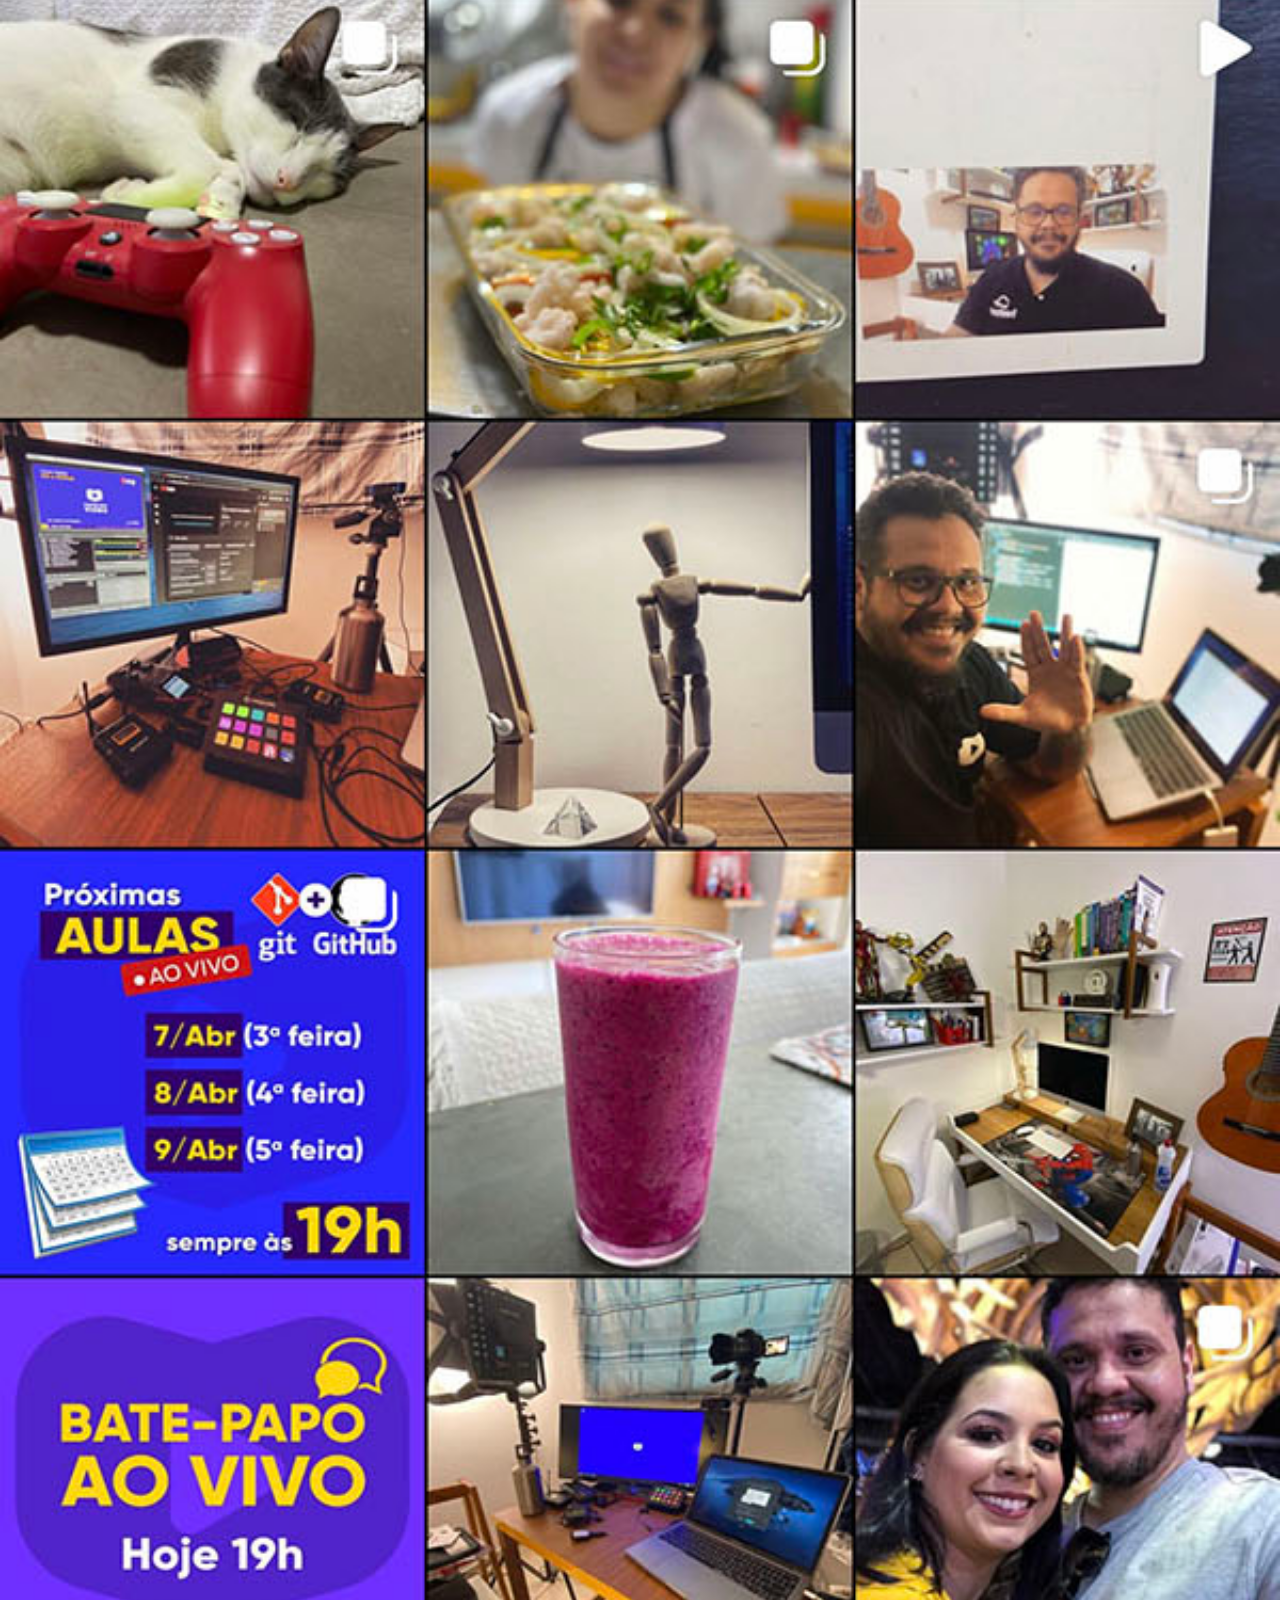
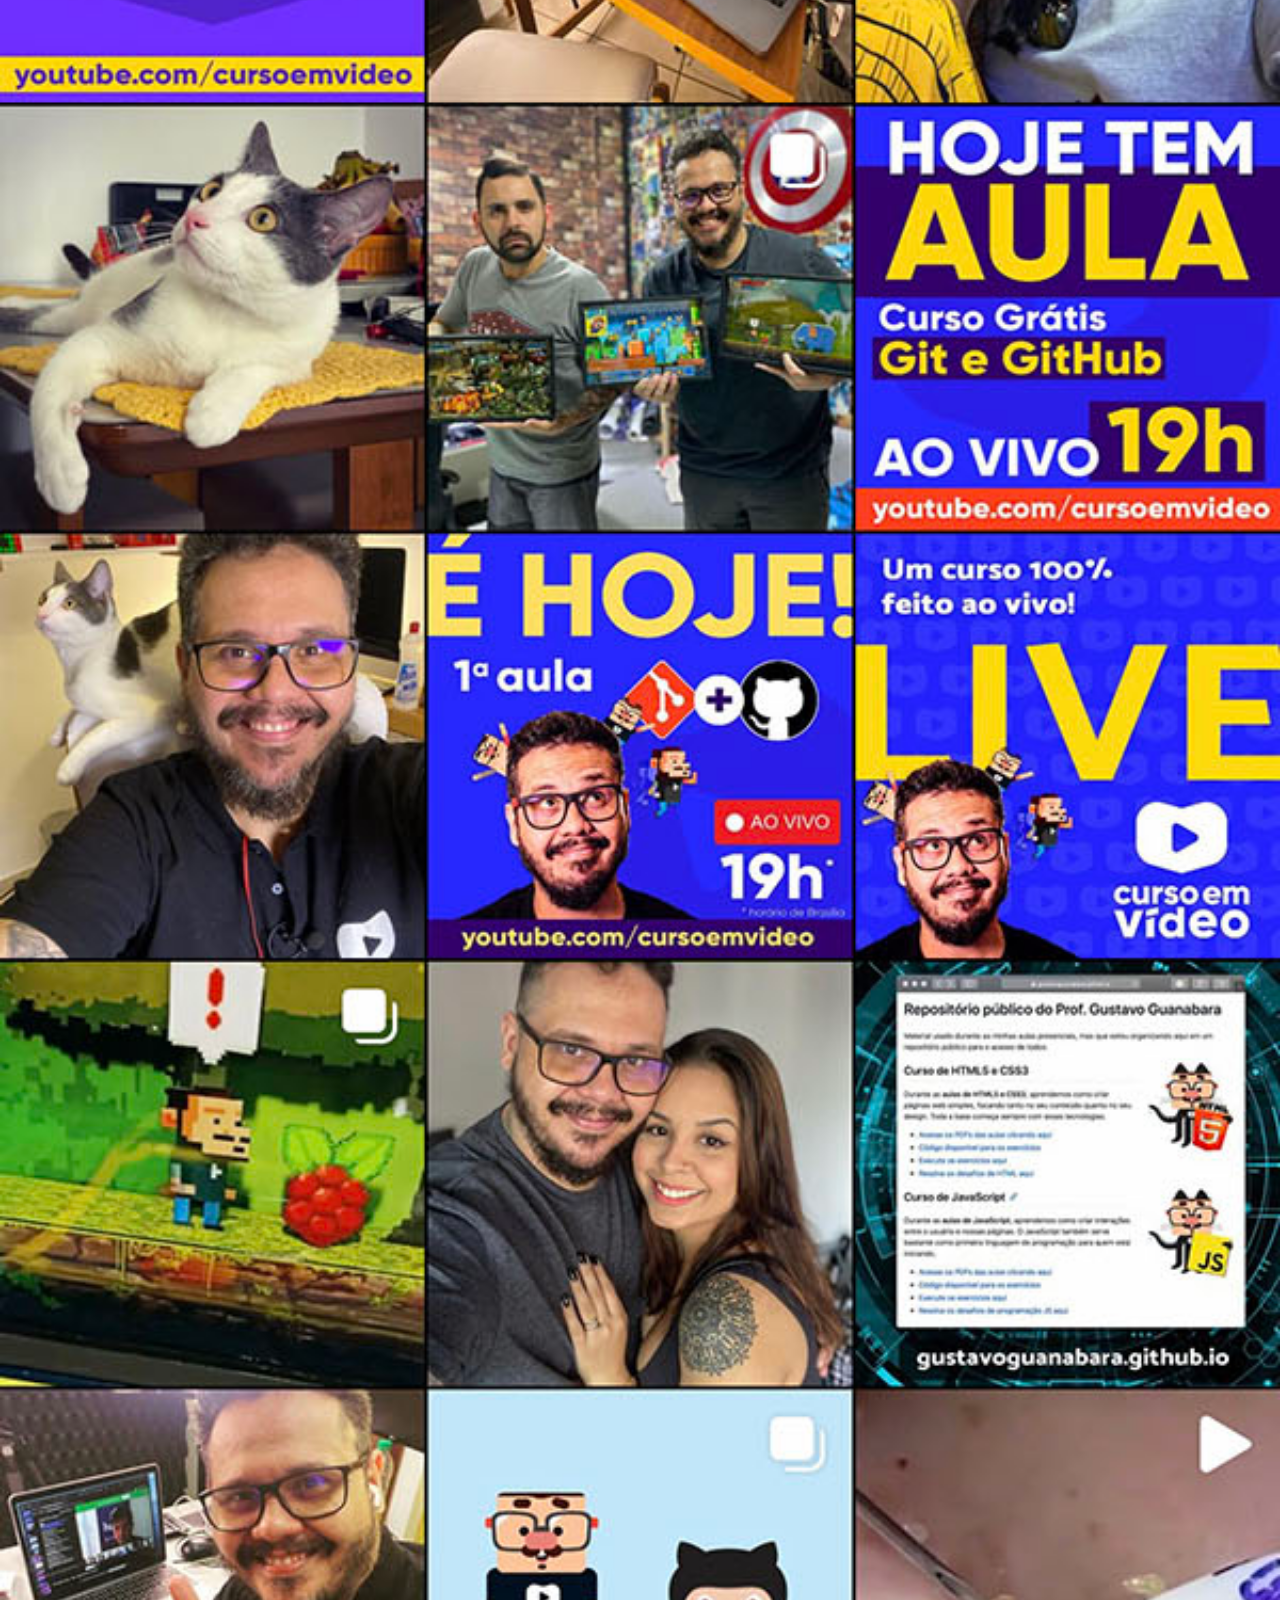
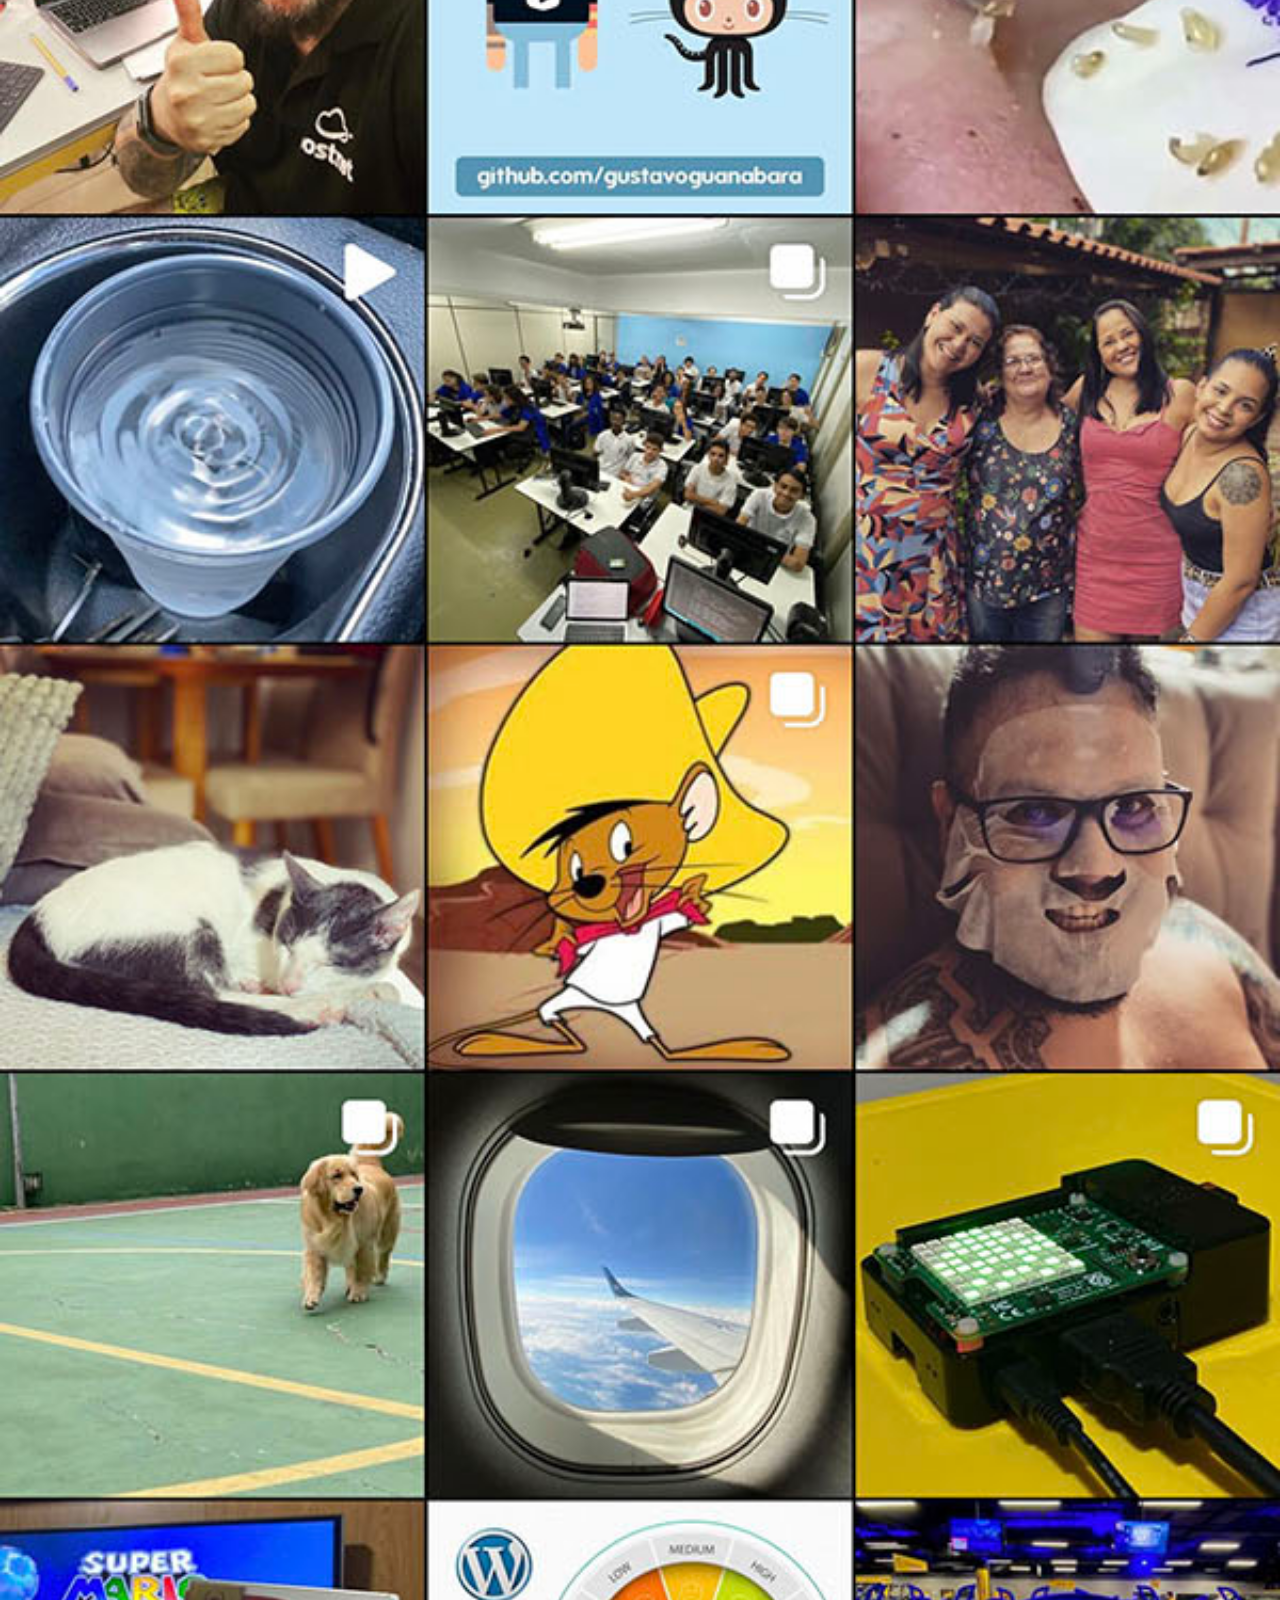
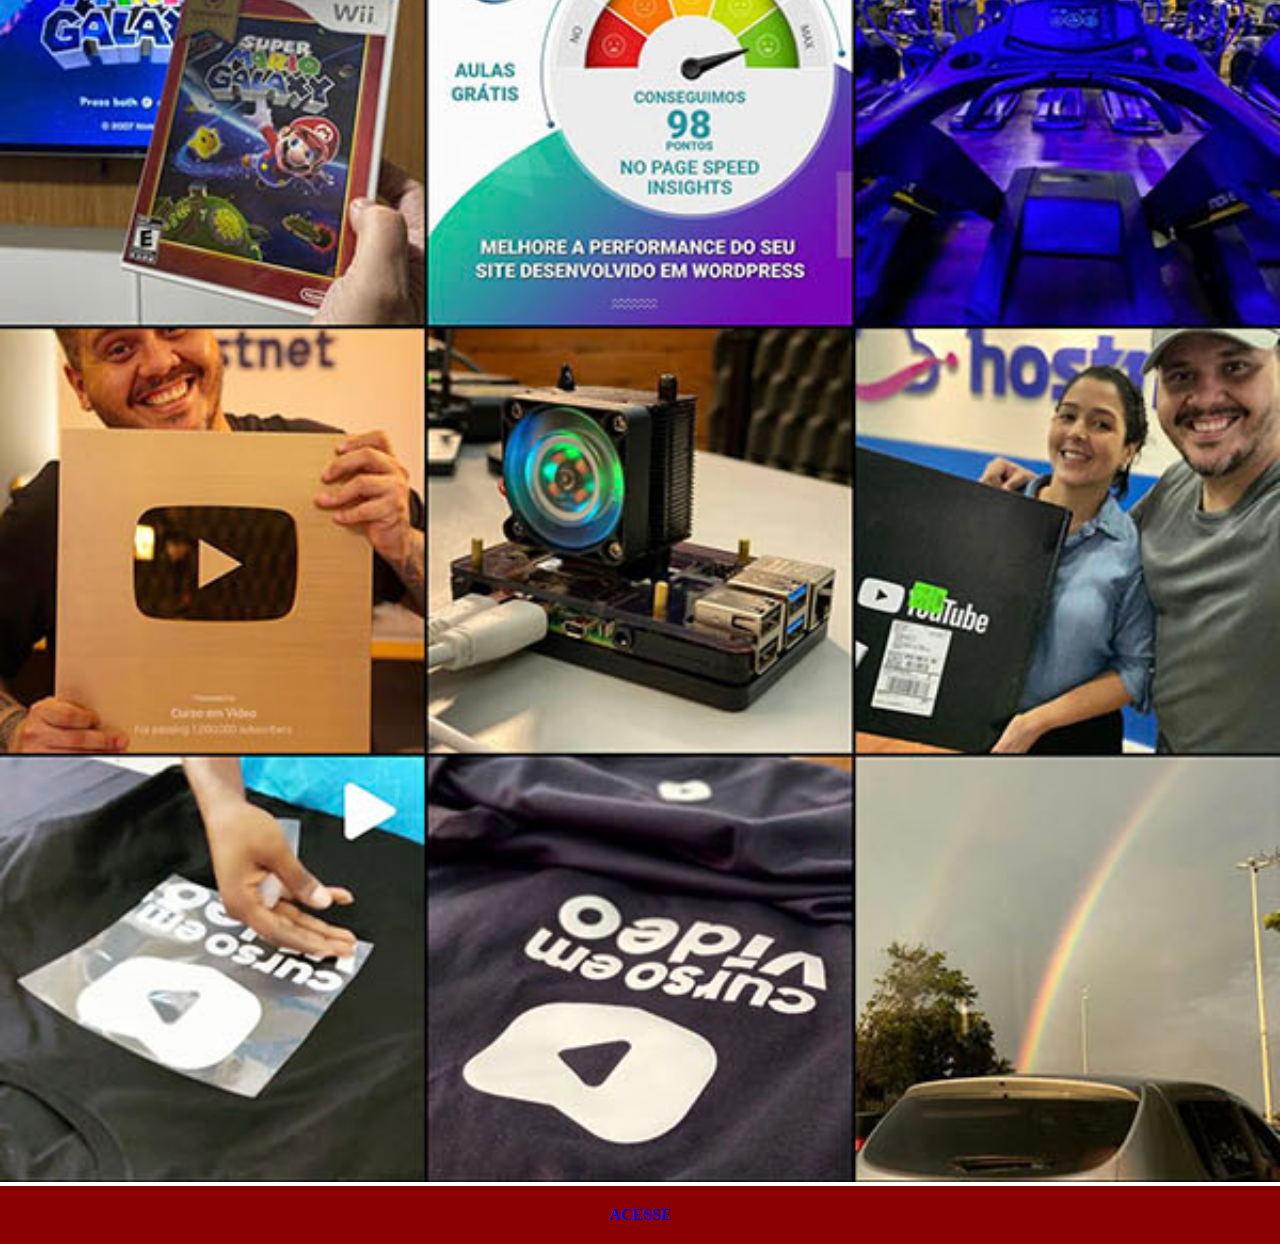
<file: instagram.html>
<!DOCTYPE html>
<html lang="pt-br">
<head>
    <meta charset="UTF-8">
    <meta name="viewport" content="width=device-width, initial-scale=1.0">
    <title>Instagram</title>
    <link rel="stylesheet" href="estilos/social.css">
</head>
<body>
    <img src="imagens/tela-instagram.jpg" alt="Instagram">
    <a href="https://www.instagram.com" target="_blank">ACESSE</a>
</body>
</html>
</file>
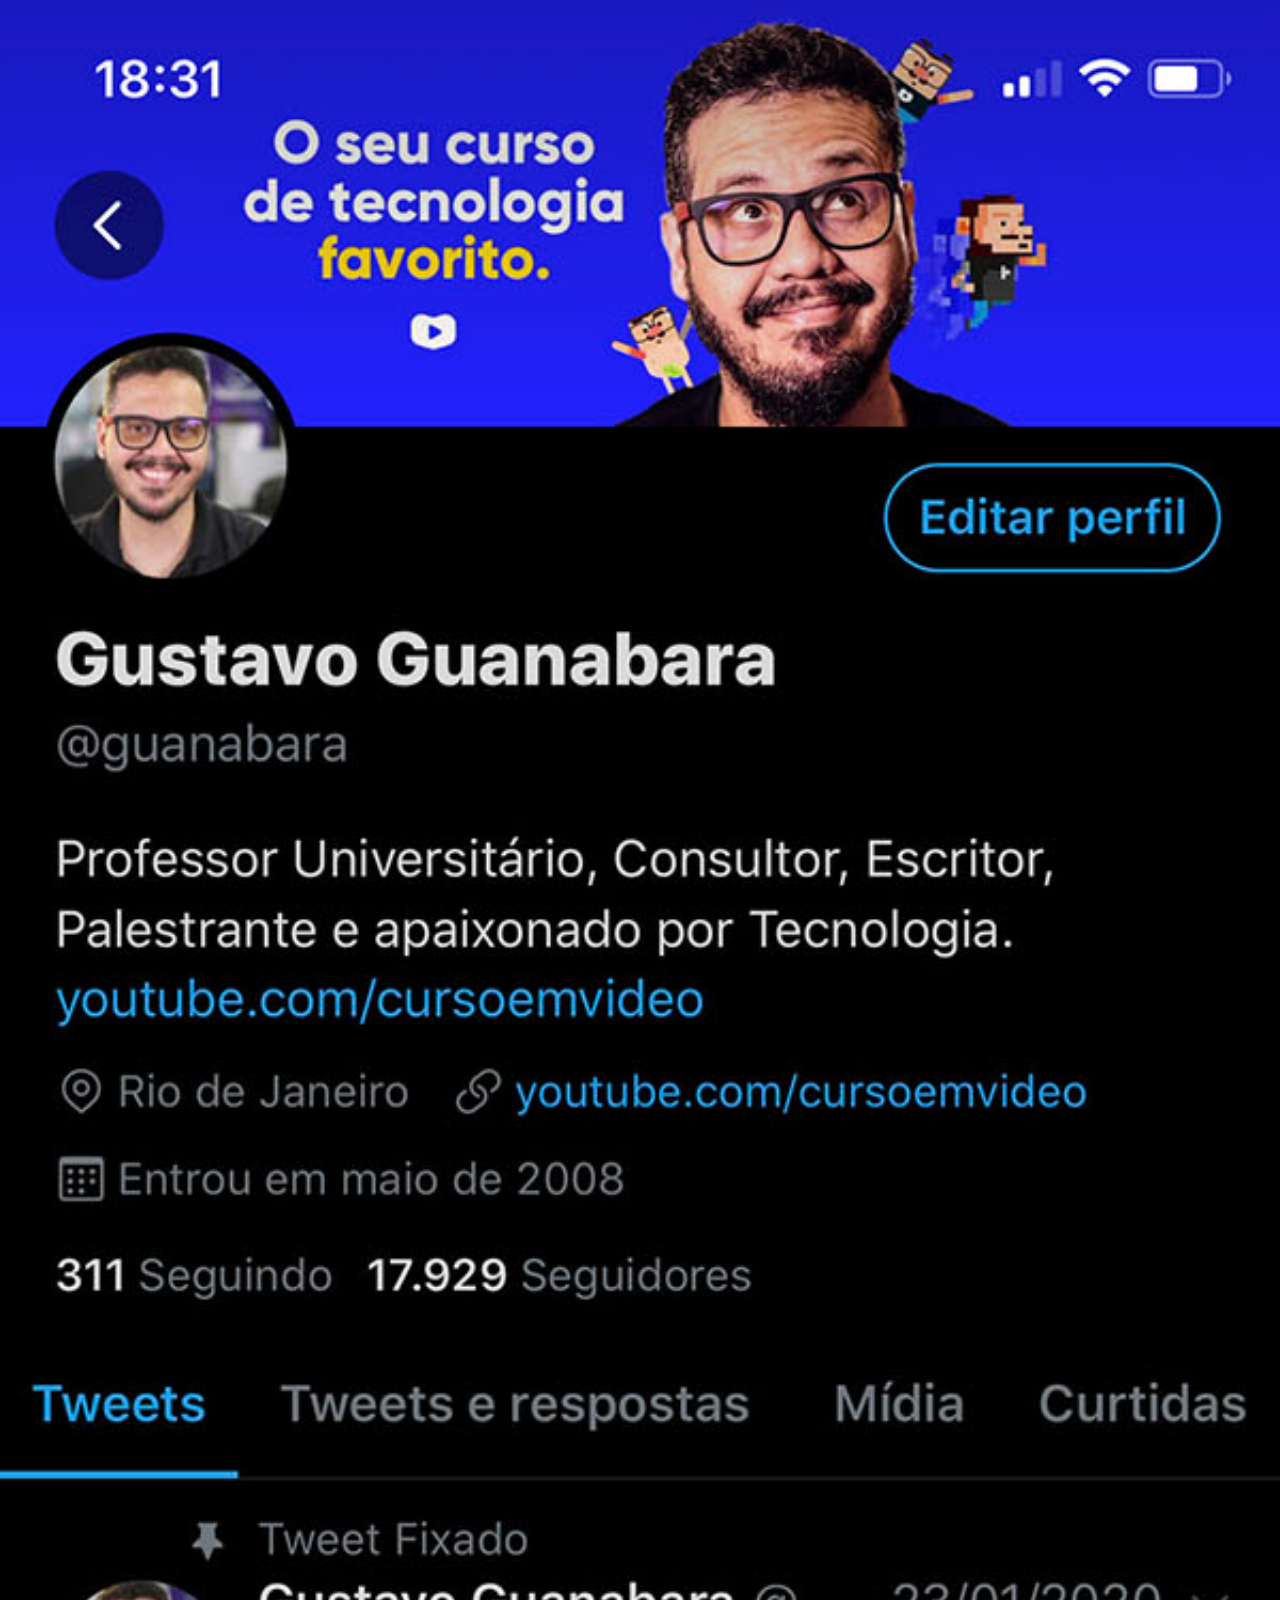
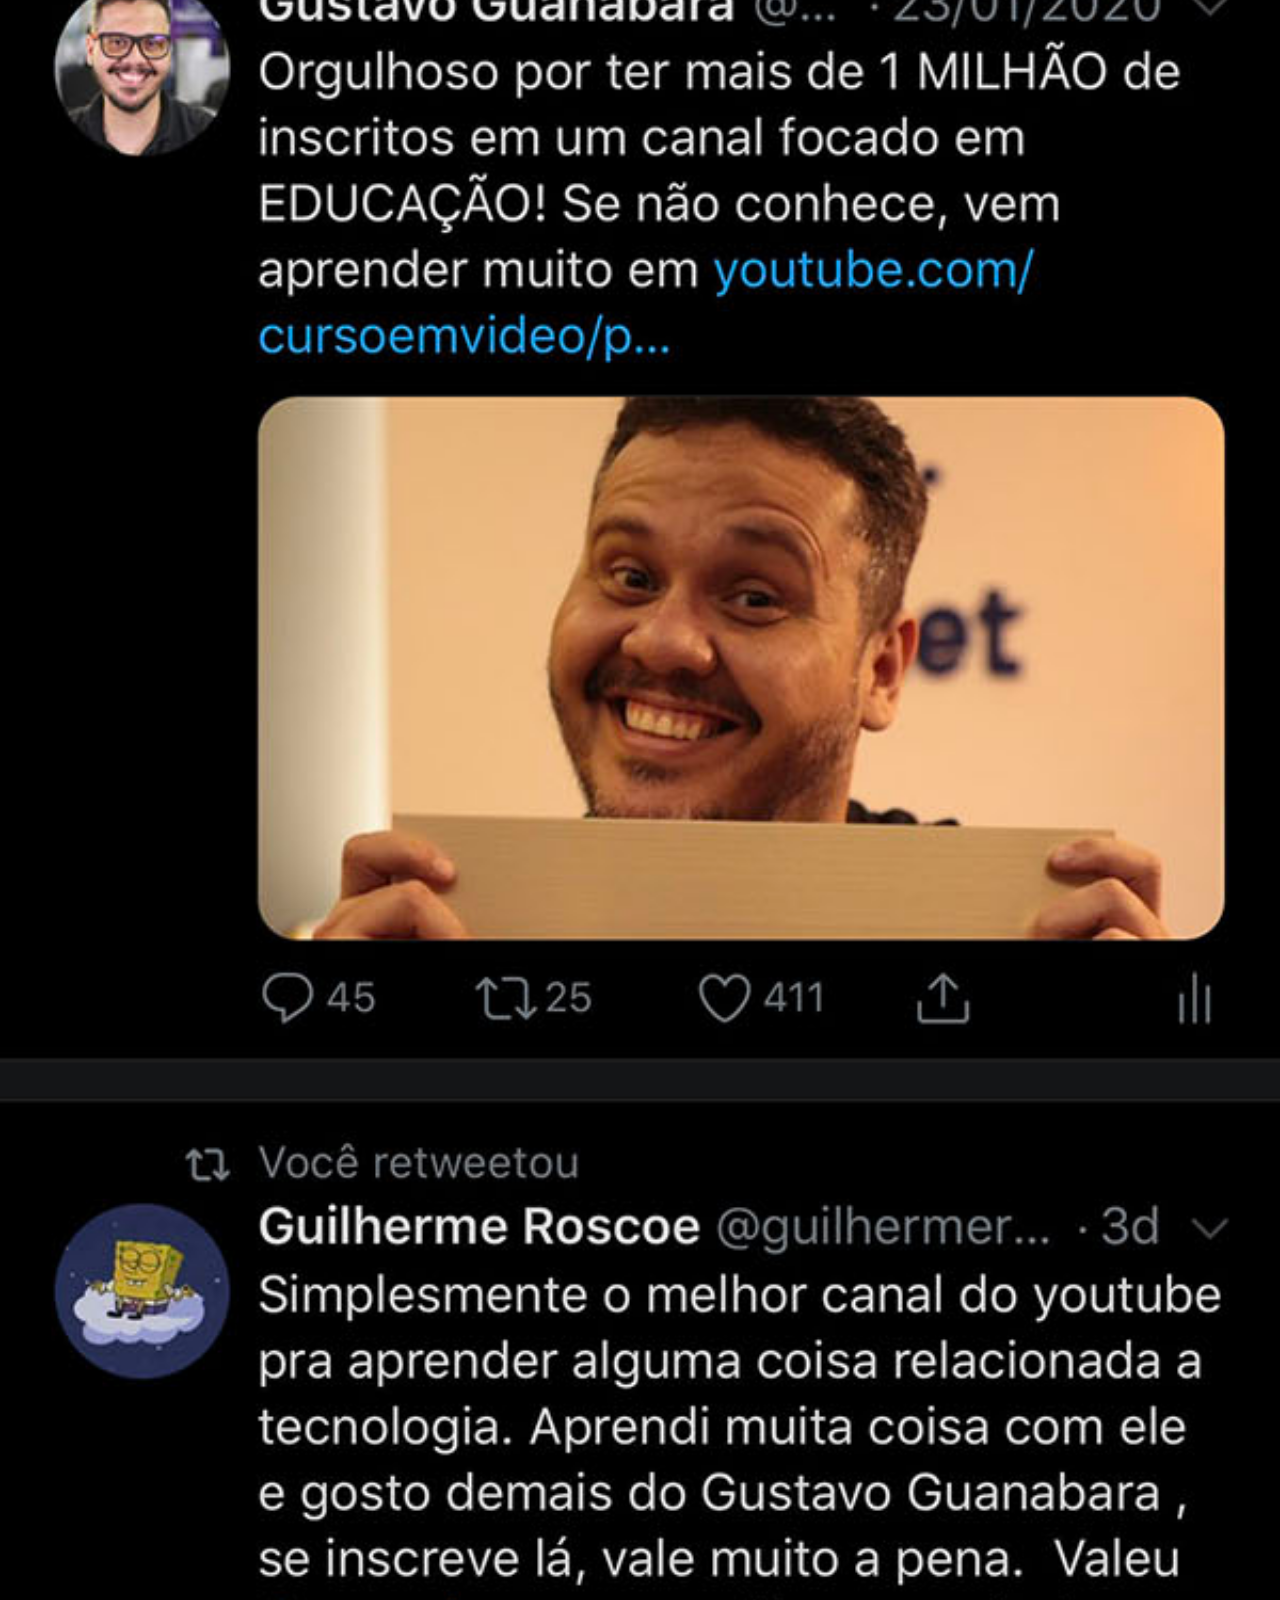
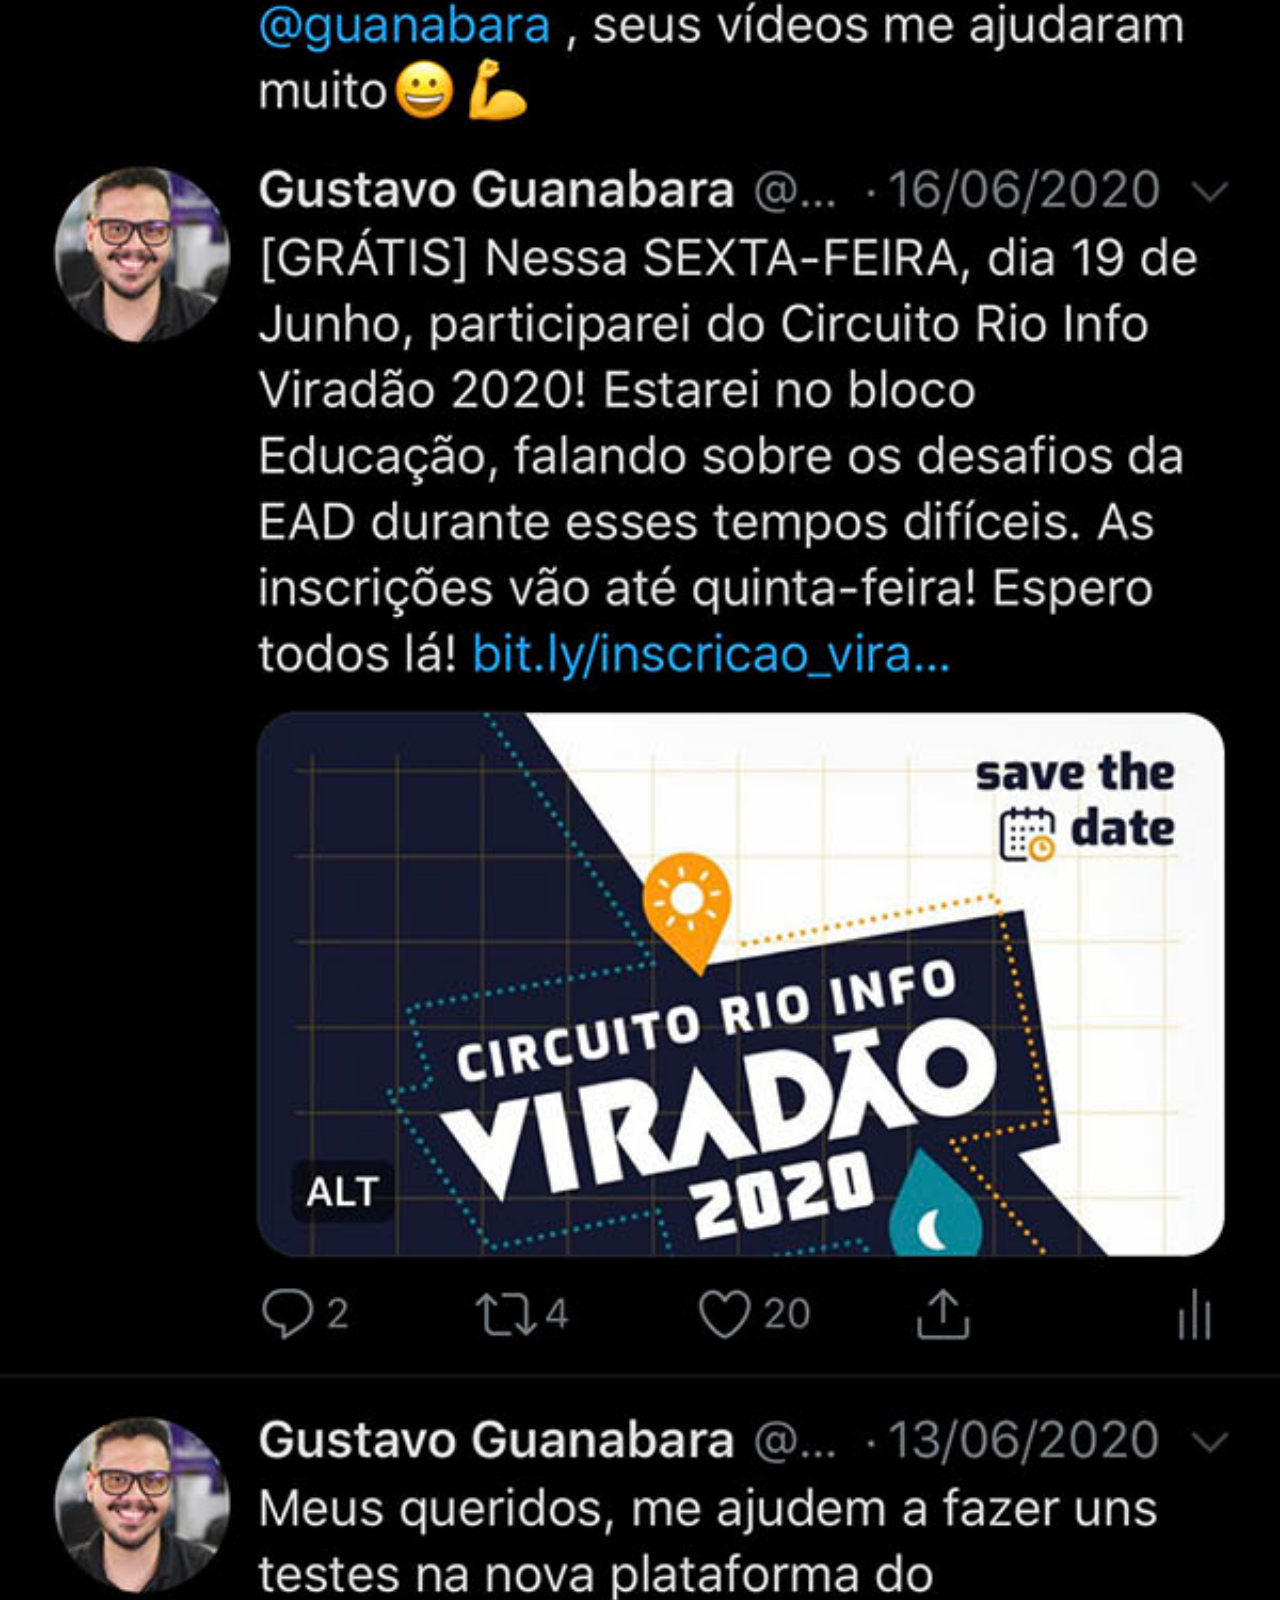
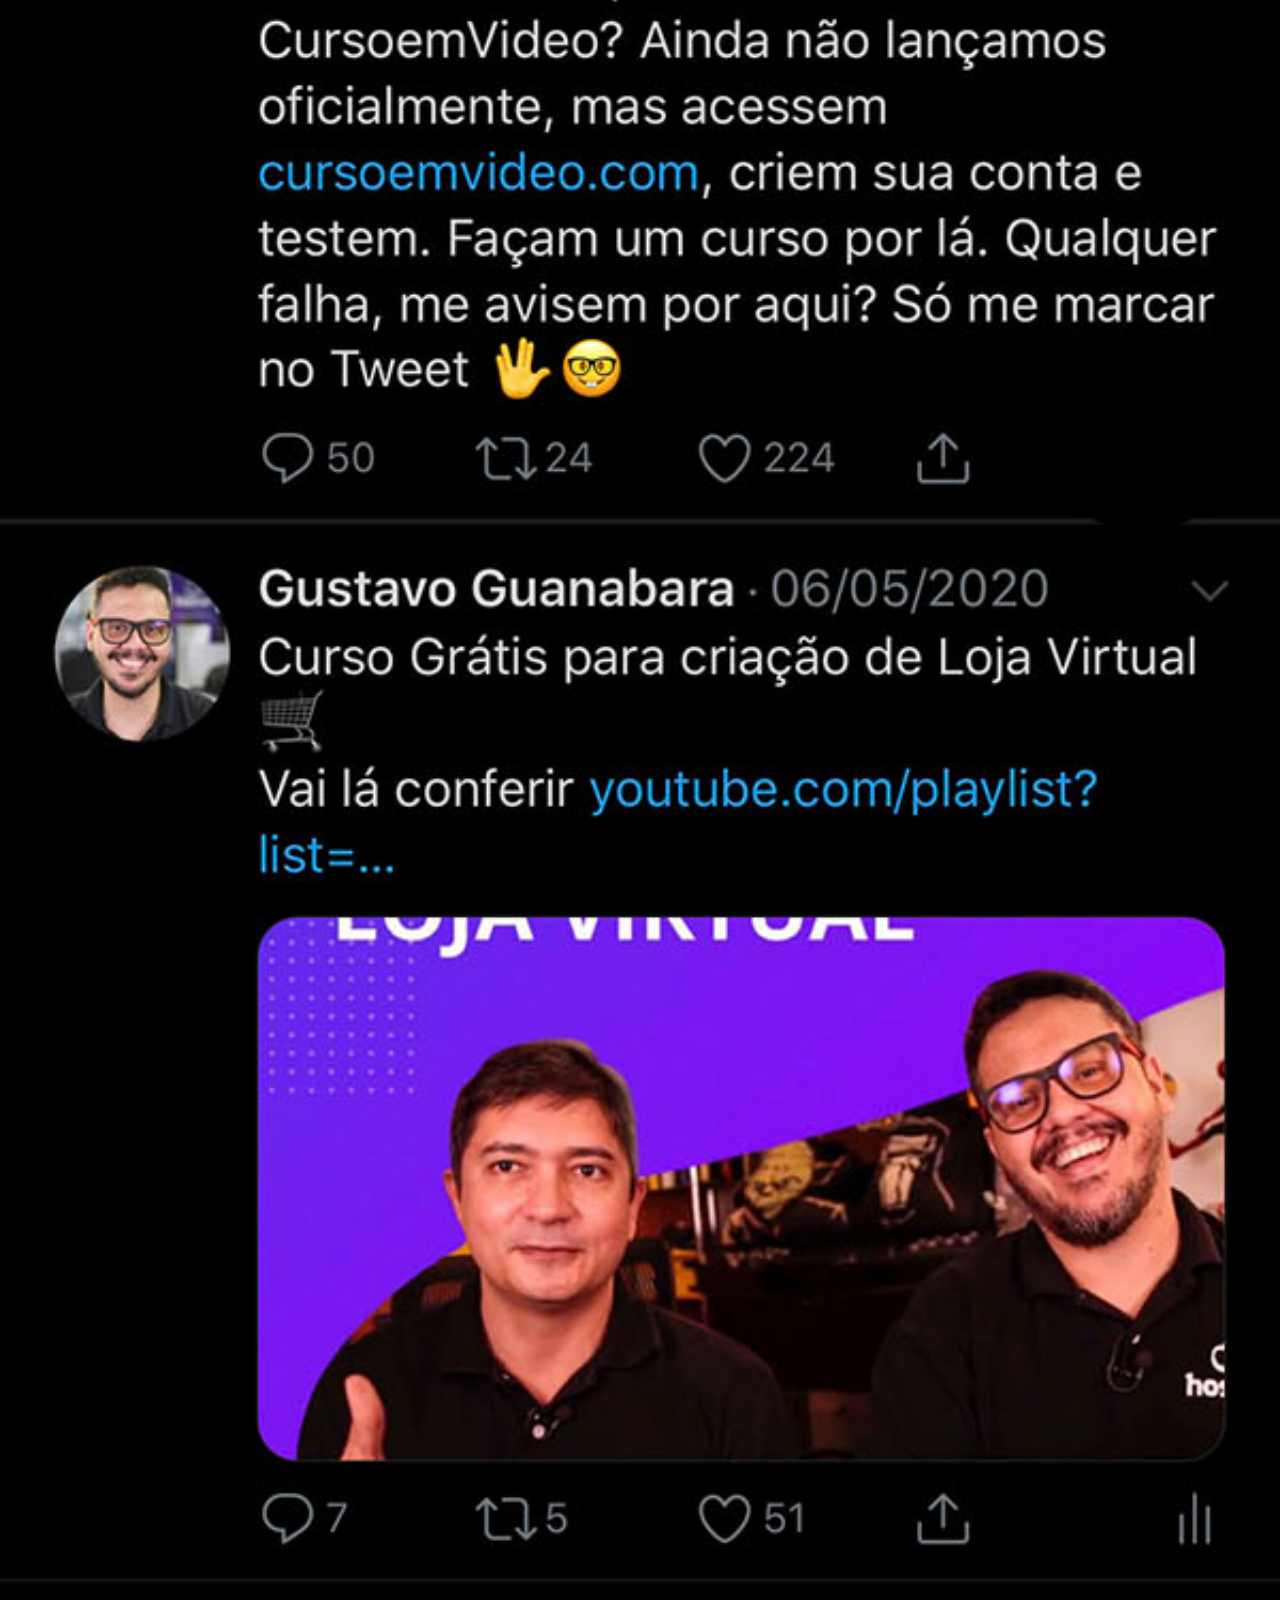
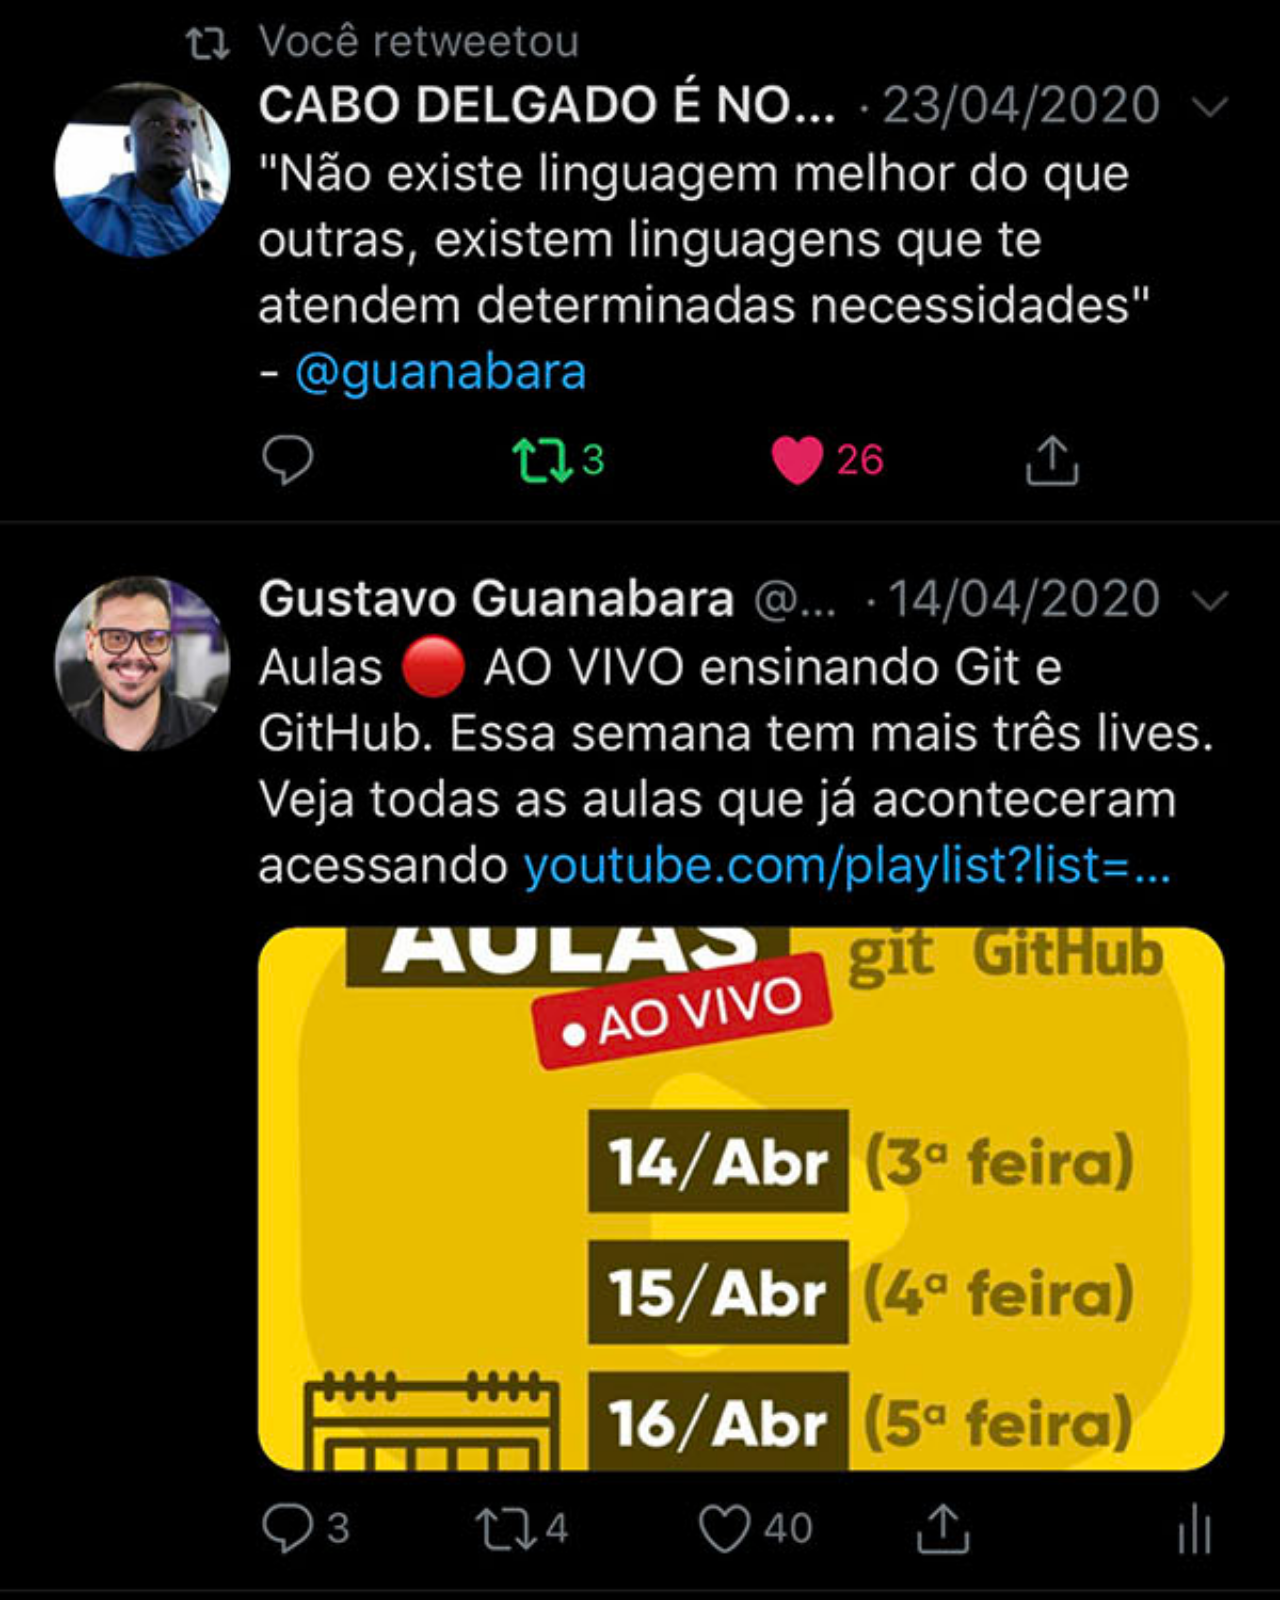
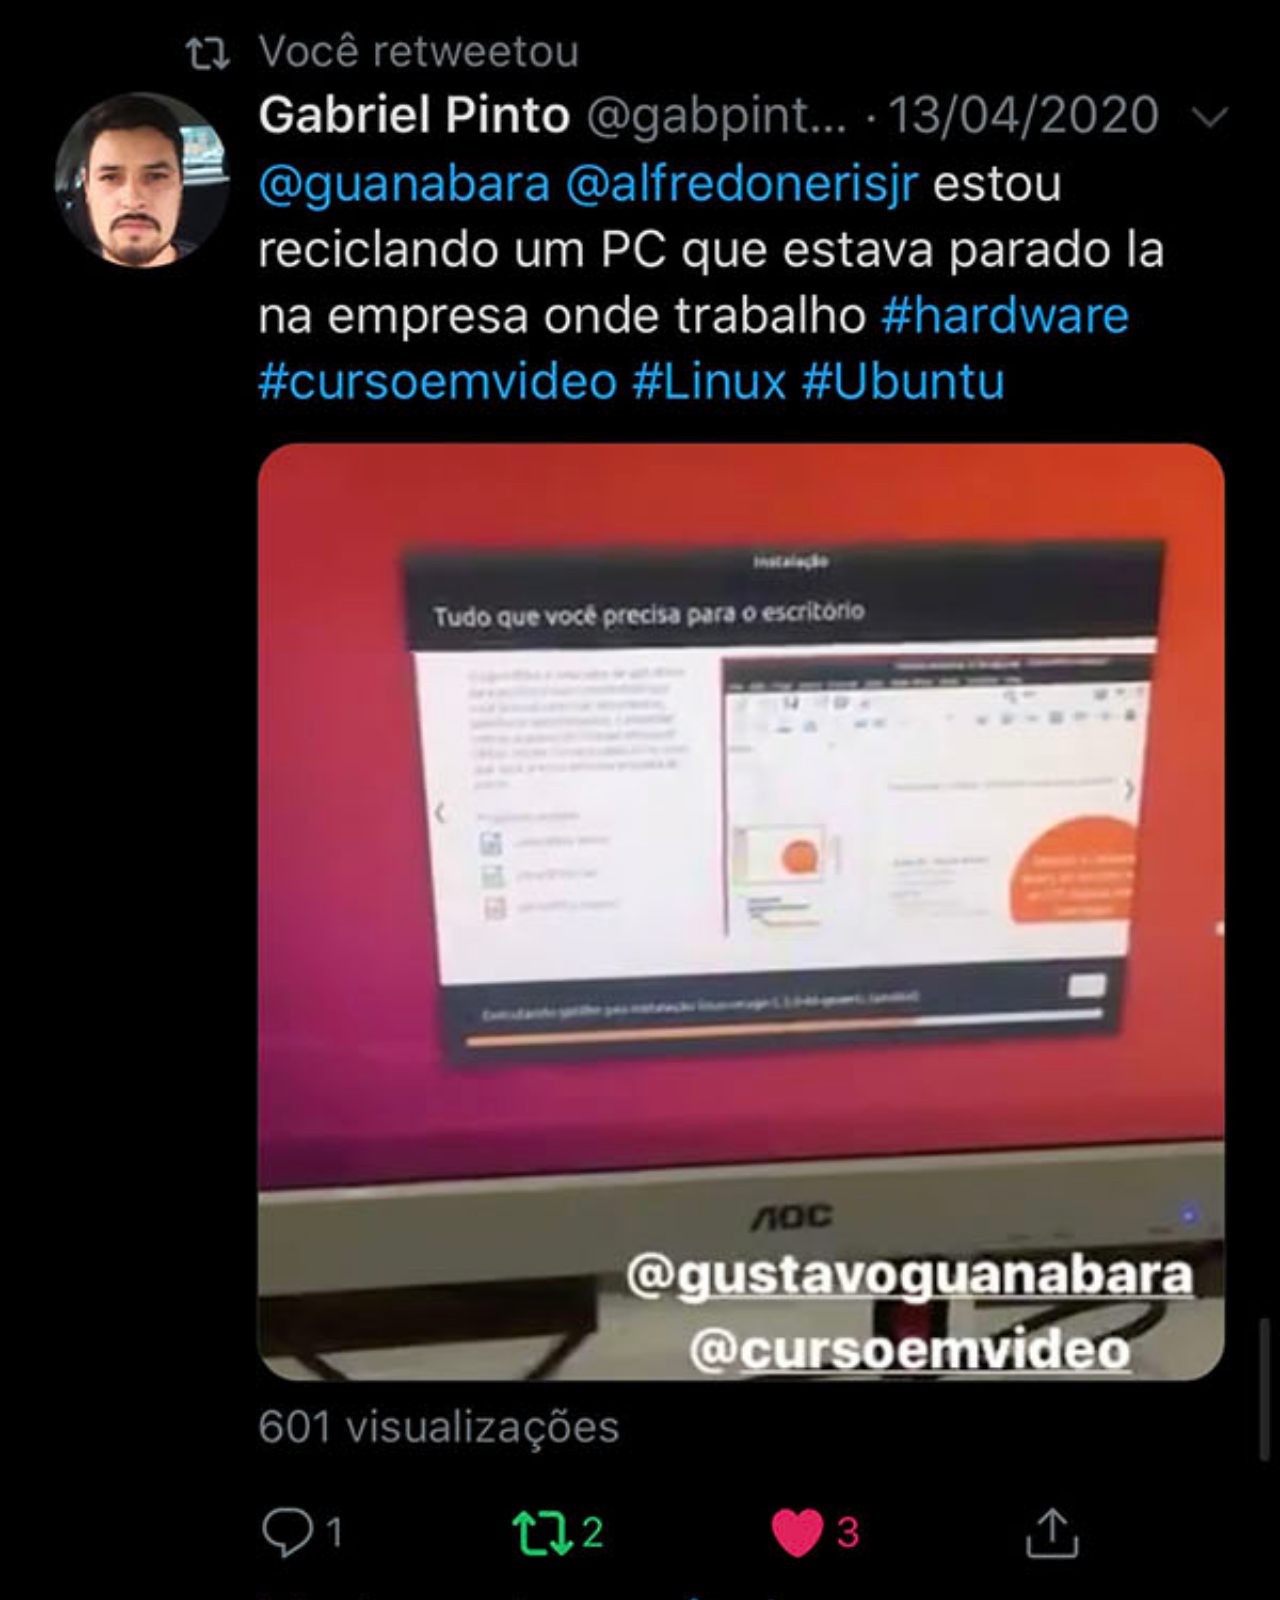
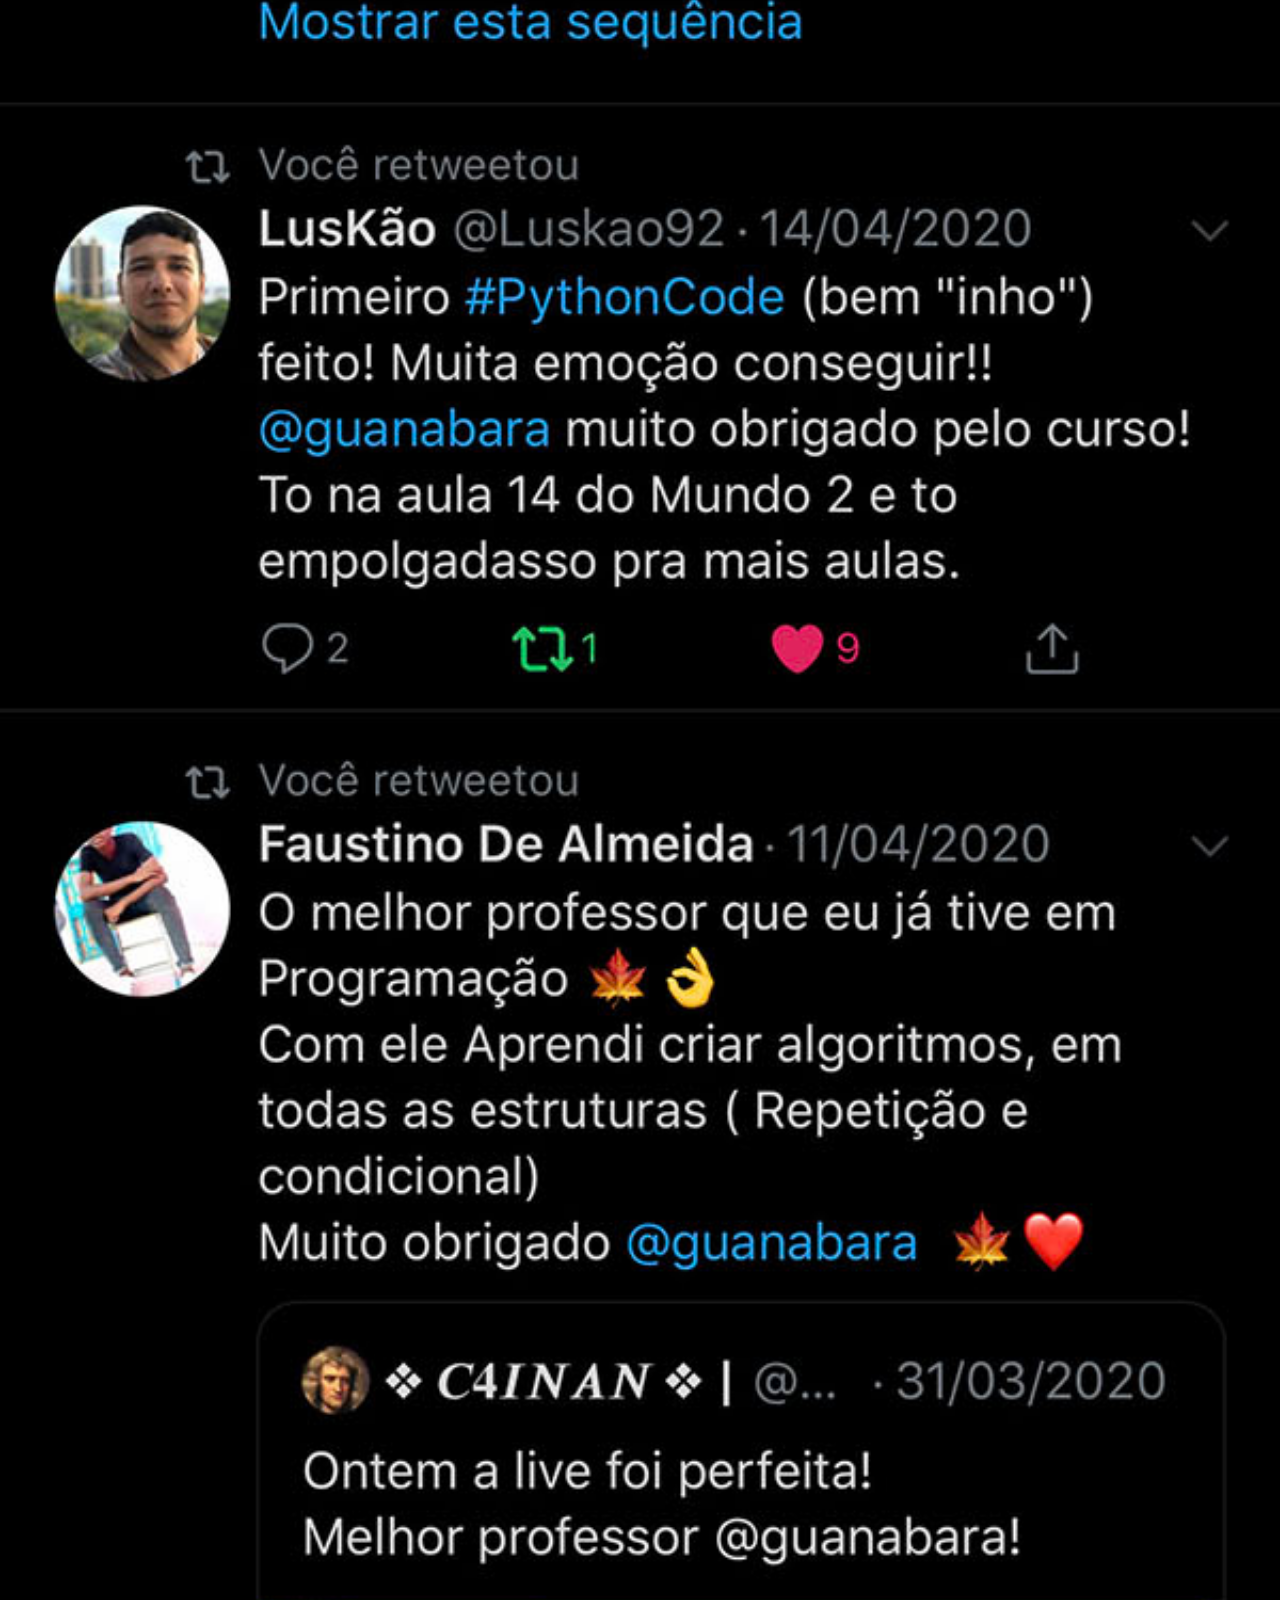
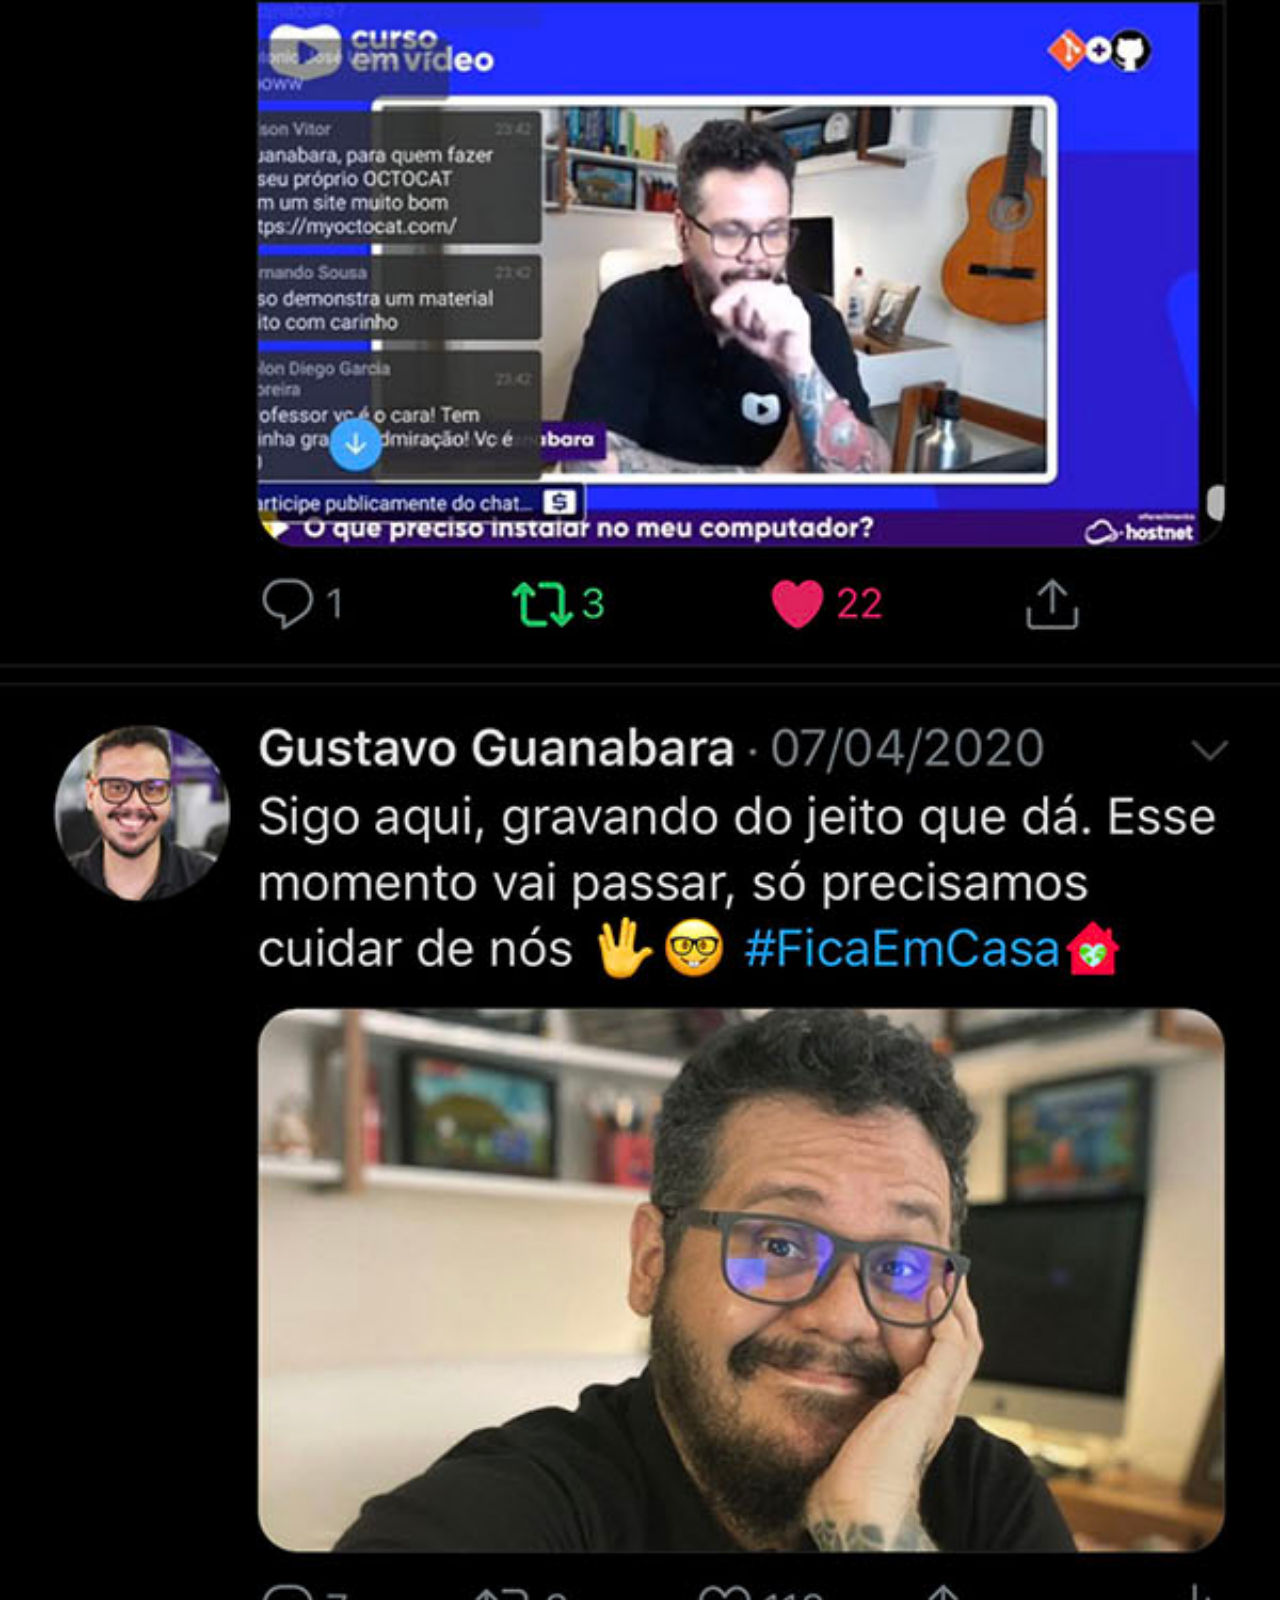
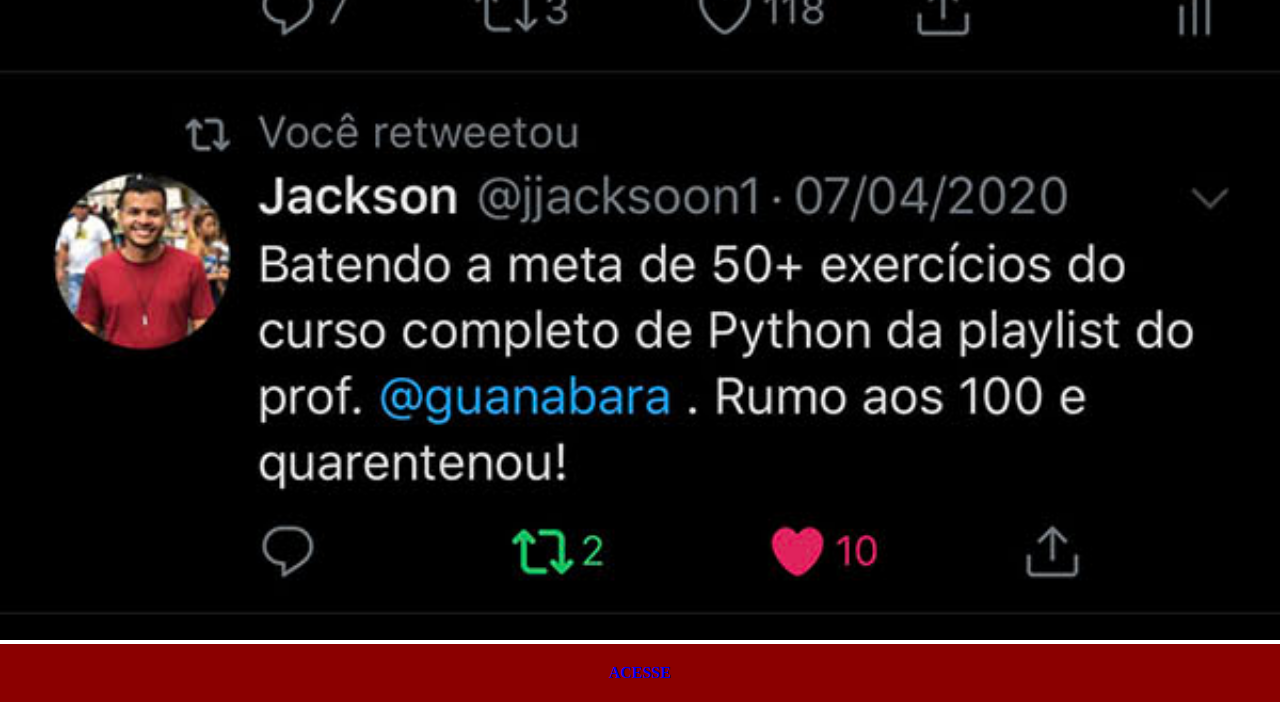
<file: twitter.html>
<!DOCTYPE html>
<html lang="pt-br">
<head>
    <meta charset="UTF-8">
    <meta name="viewport" content="width=device-width, initial-scale=1.0">
    <title>Twitter</title>
    <link rel="stylesheet" href="estilos/social.css">
</head>
<body>
    <img src="imagens/tela-twitter.jpg" alt="Twitter">
    <a href="https://twitter.com/" target="_blank">ACESSE</a>
</body>
</html>
</file>
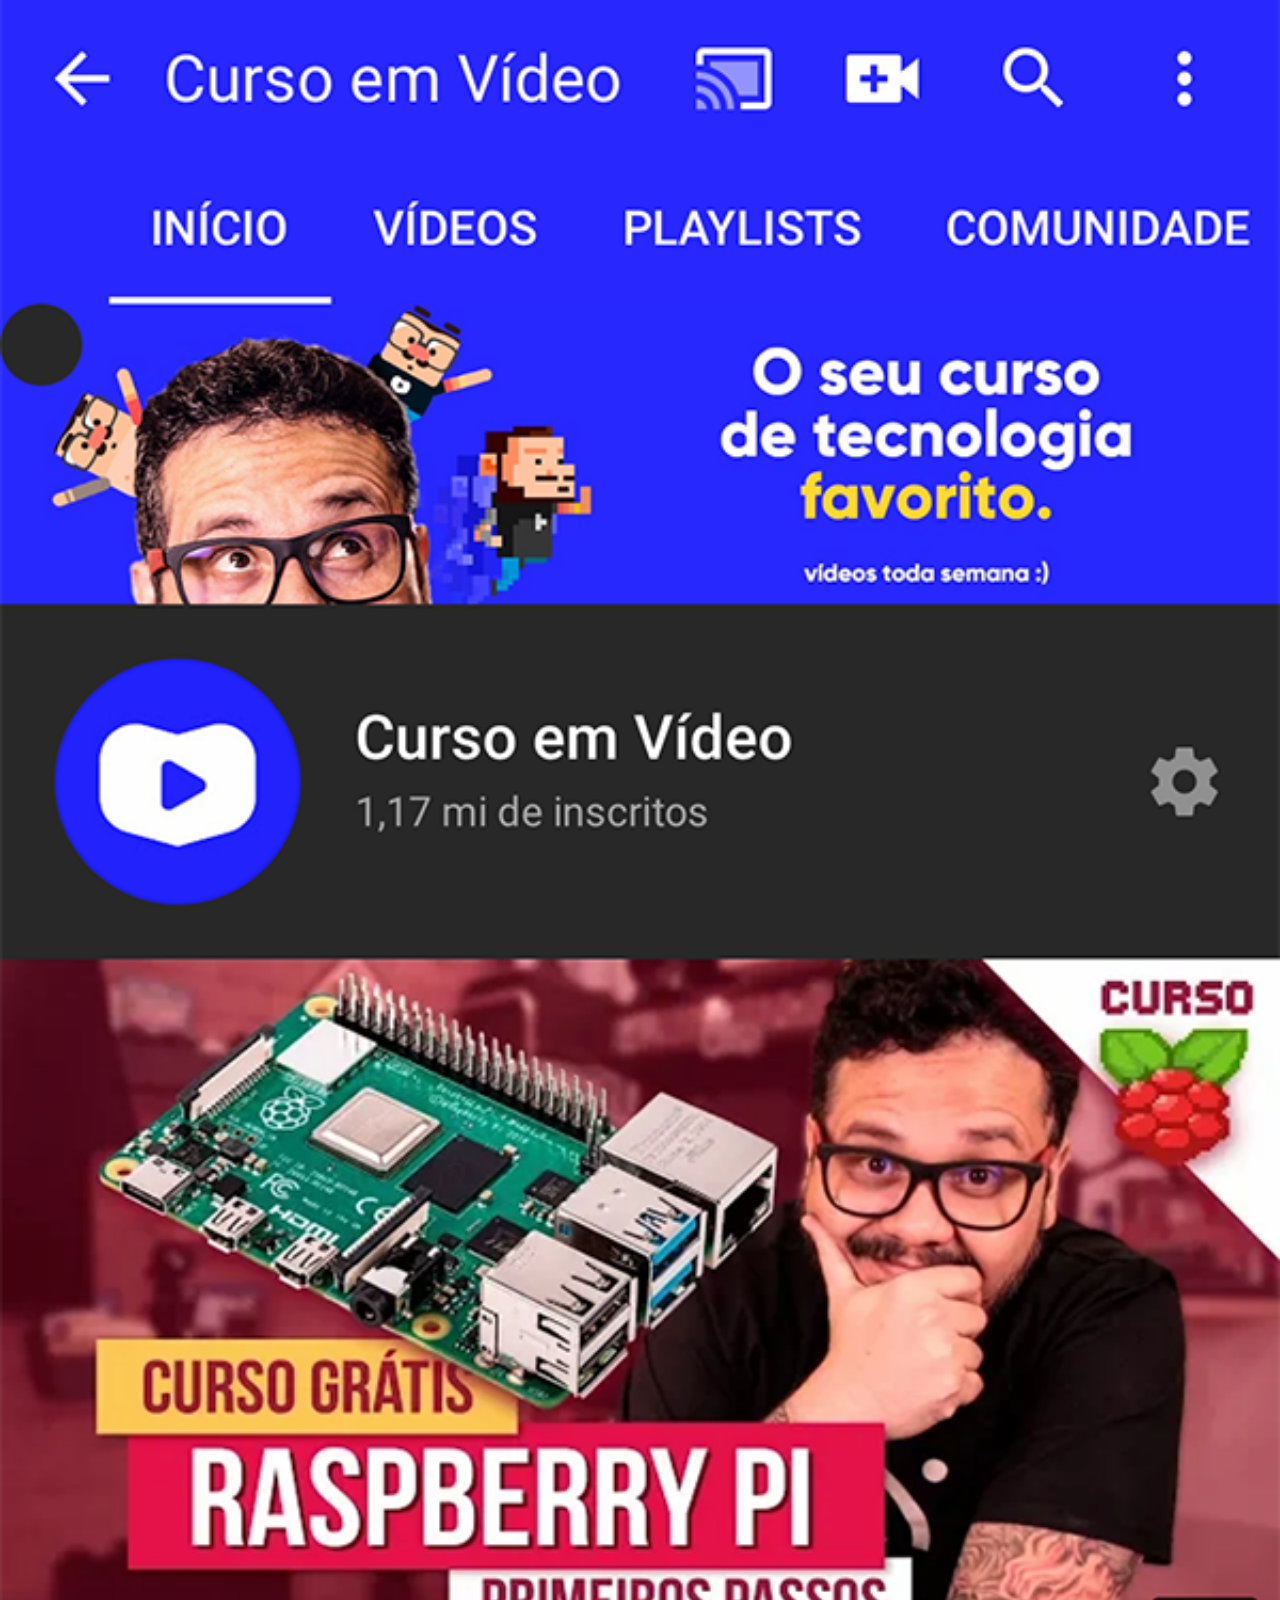
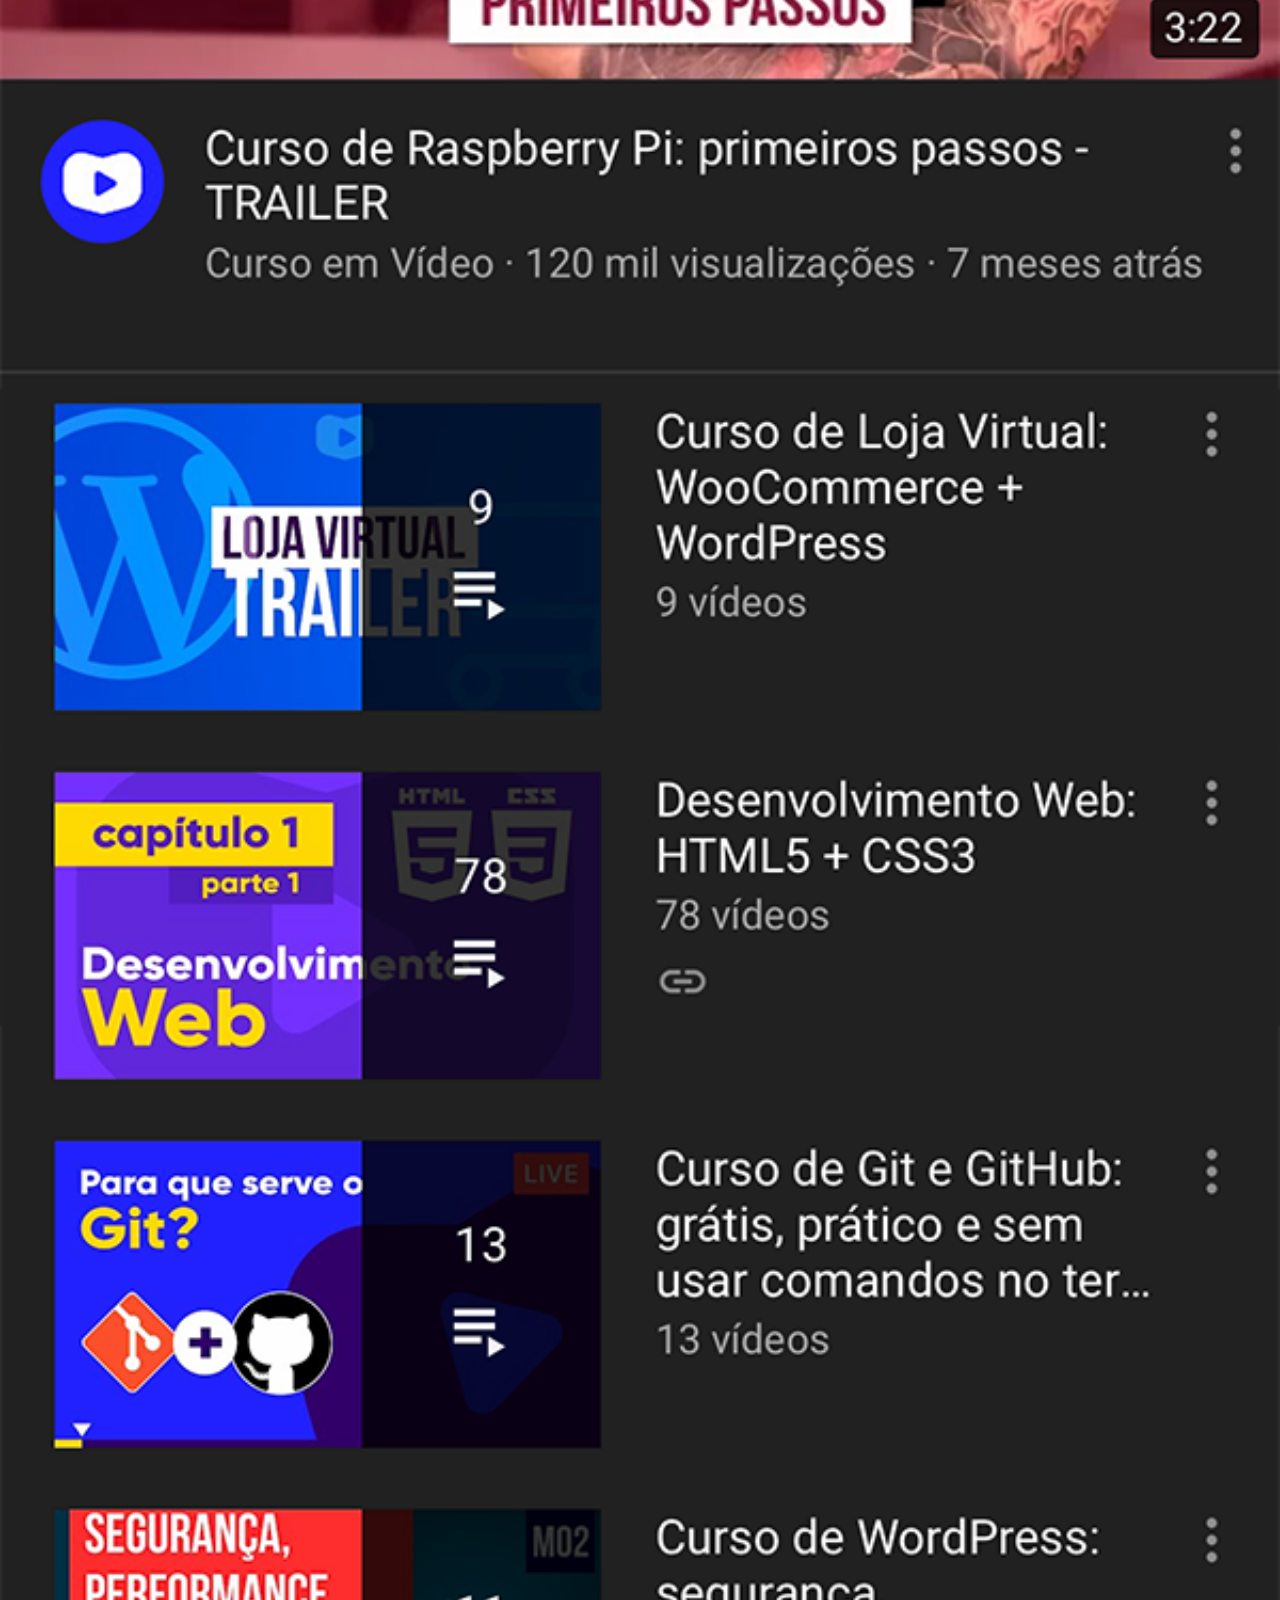
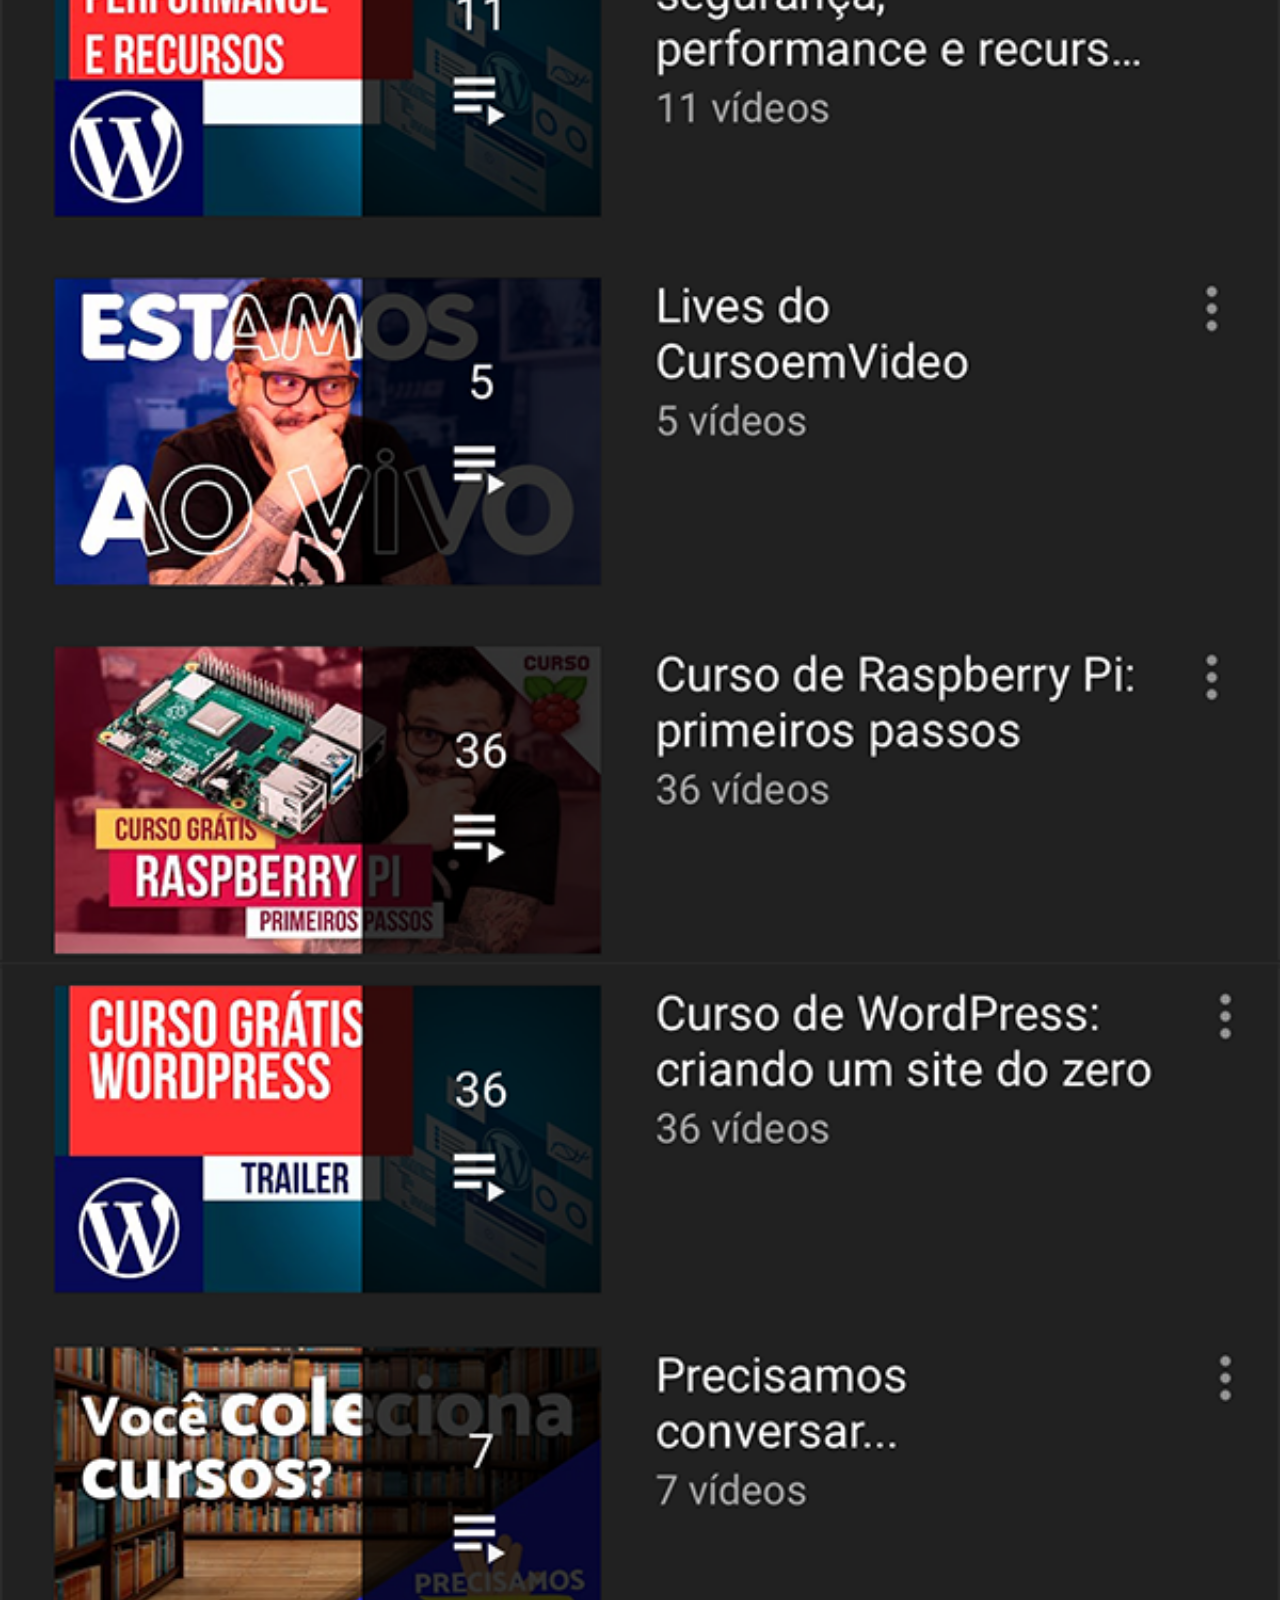
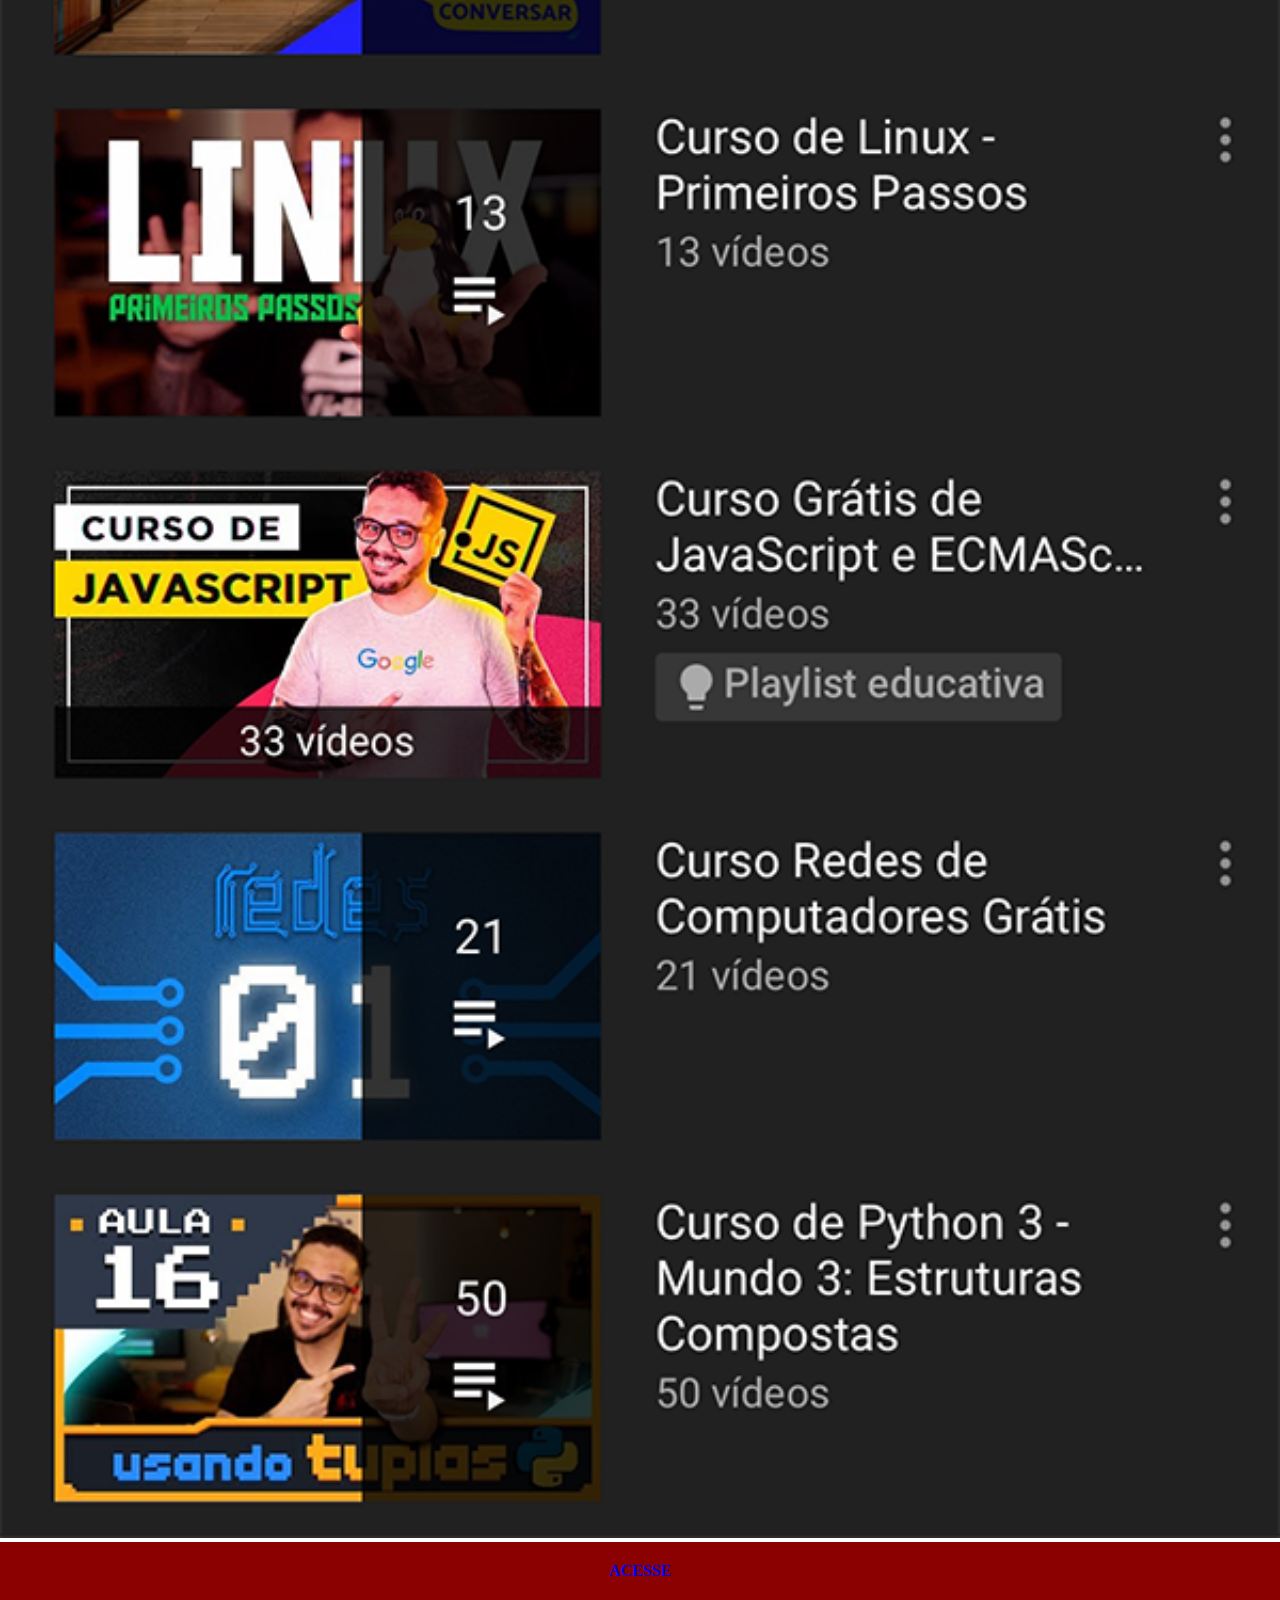
<file: youtube.html>
<!DOCTYPE html>
<html lang="pt-br">
<head>
    <meta charset="UTF-8">
    <meta name="viewport" content="width=device-width, initial-scale=1.0">
    <title>Youtube</title>
    <link rel="stylesheet" href="estilos/social.css">
</head>
<body>
    <img src="imagens/tela-youtube.png" alt="YouTube"/>
    <a href="https://www.youtube.com/@CursoemVideo" target="_blank">ACESSE</a>
</body>
</html>
</file>
<file: estilos/style.css>
@charset "UTF-8";

* {
    margin: 0px;
    padding: 0px;
    font-family: Arial, Helvetica, sans-serif;
}

html, body {
    height: 100%;
    width: 100%;
    background-color: black;
}

body {
    background: url('../imagens/fundo-madeira.jpg') no-repeat top center;
    background-size: cover;
    background-attachment: fixed;
}

main {
    position: relative;
    height: 100%;
}

section#telefone {
    position: absolute;
    top: 50%;
    left: 50%;
    transform: translate(-50%, -50%);

    height: 627px;
    width: 311px;
    background:url('../imagens/frame-iphone.png') no-repeat;
}

iframe#tela {
    position: relative;
    top: 80px;
    left: 22px;
    width: 267px;
    height: 472px;
}

section#redes-sociais {
    text-align: right;
}

section#redes-sociais img {
    width: 50px;
    margin: 10px;
    border-radius: 50%;
    box-shadow: 2px 2px 5px rgba(0, 0, 0, 0.527)
}

section#redes-sociais img:hover {
    border: 3px solid rgba(255, 255, 255, 0.753);
    transform: translate(-3px -3px);
    box-shadow: 5px 5px 10px rgba(0, 0, 0, 0.562);
    transition: .05s;
}
</file>
<file: estilos/social.css>
@charset "UTF-8";

* {
    margin: 0px;
    padding: 0px;
}

::-webkit-scrollbar {
    width: 0px;
    height: 0px;
}

img {
    width: 100%;
}

a {
    display: block;
    background-color: darkred;
    padding: 20px;
    text-align: center;
    font-weight: bolder;
    text-decoration: none;
}

a:hover {
    background: red;
}

a:visited {
    color: white;
}
</file>
